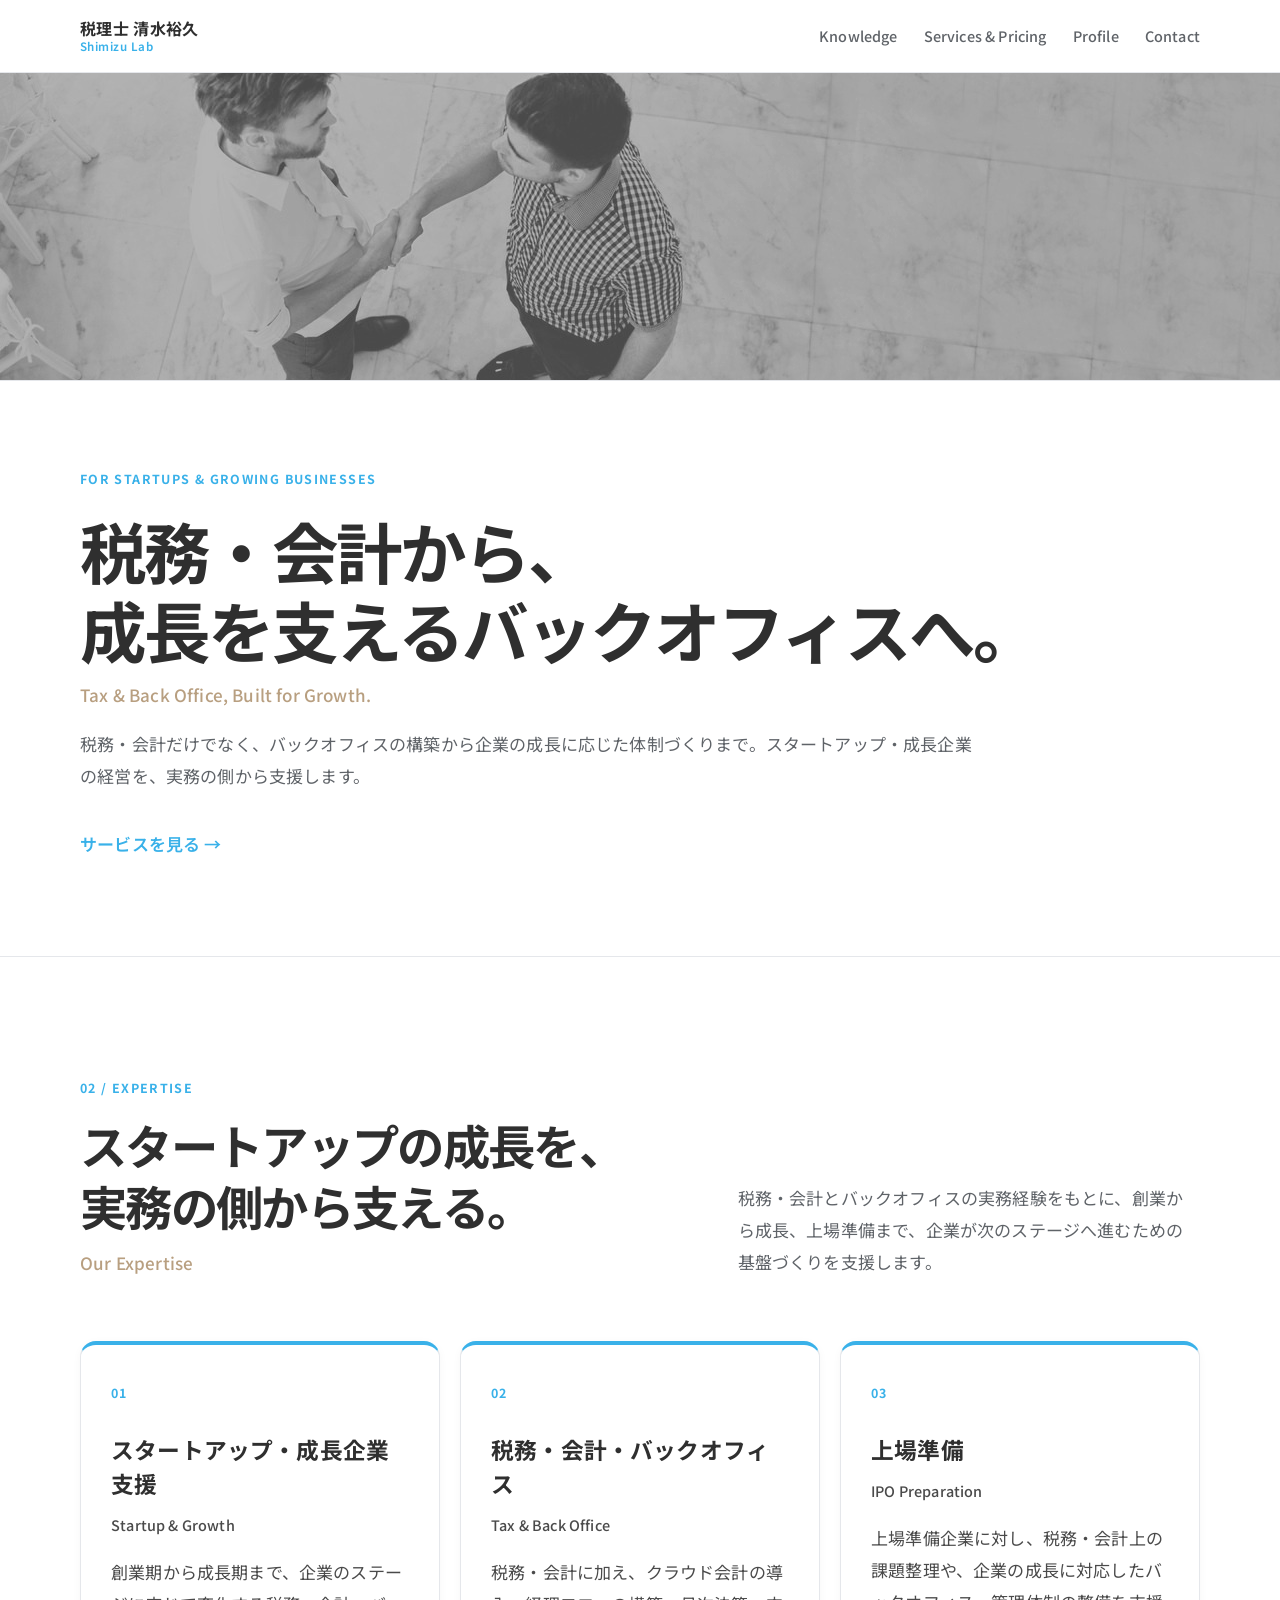
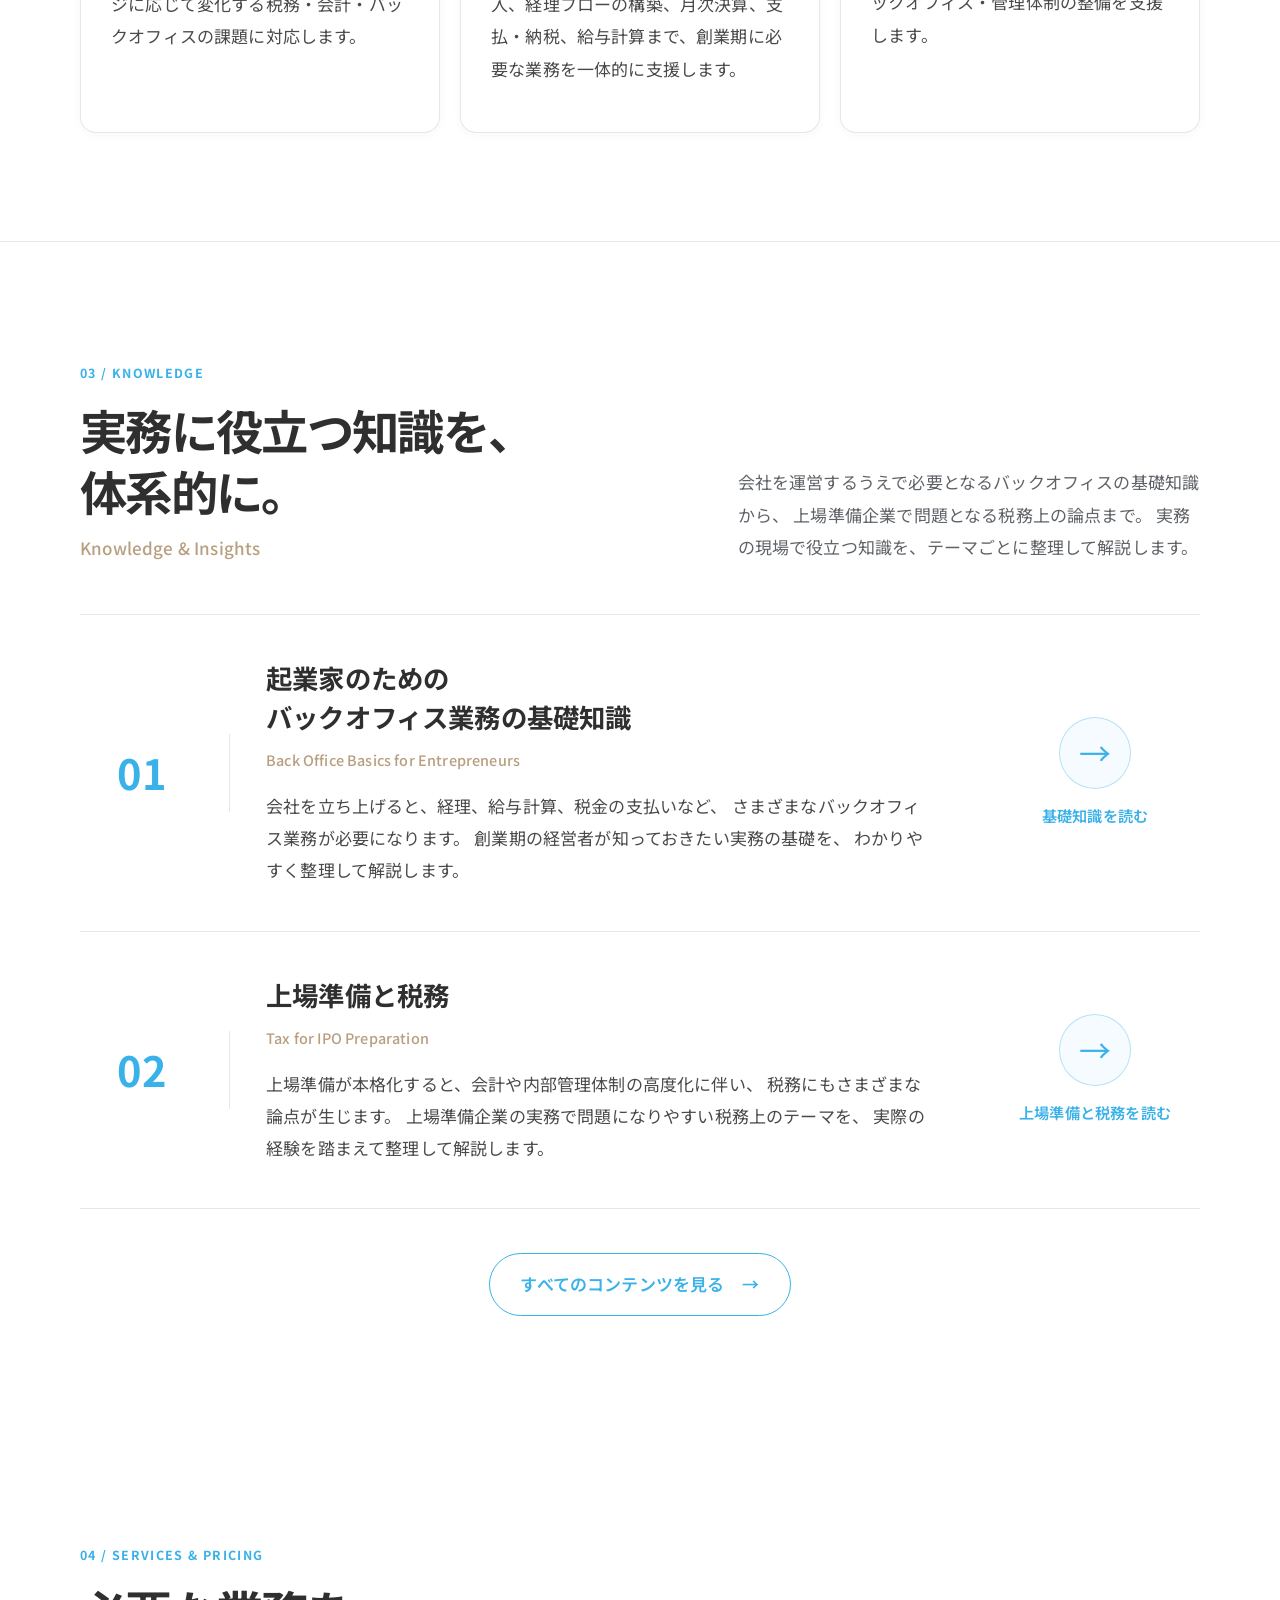
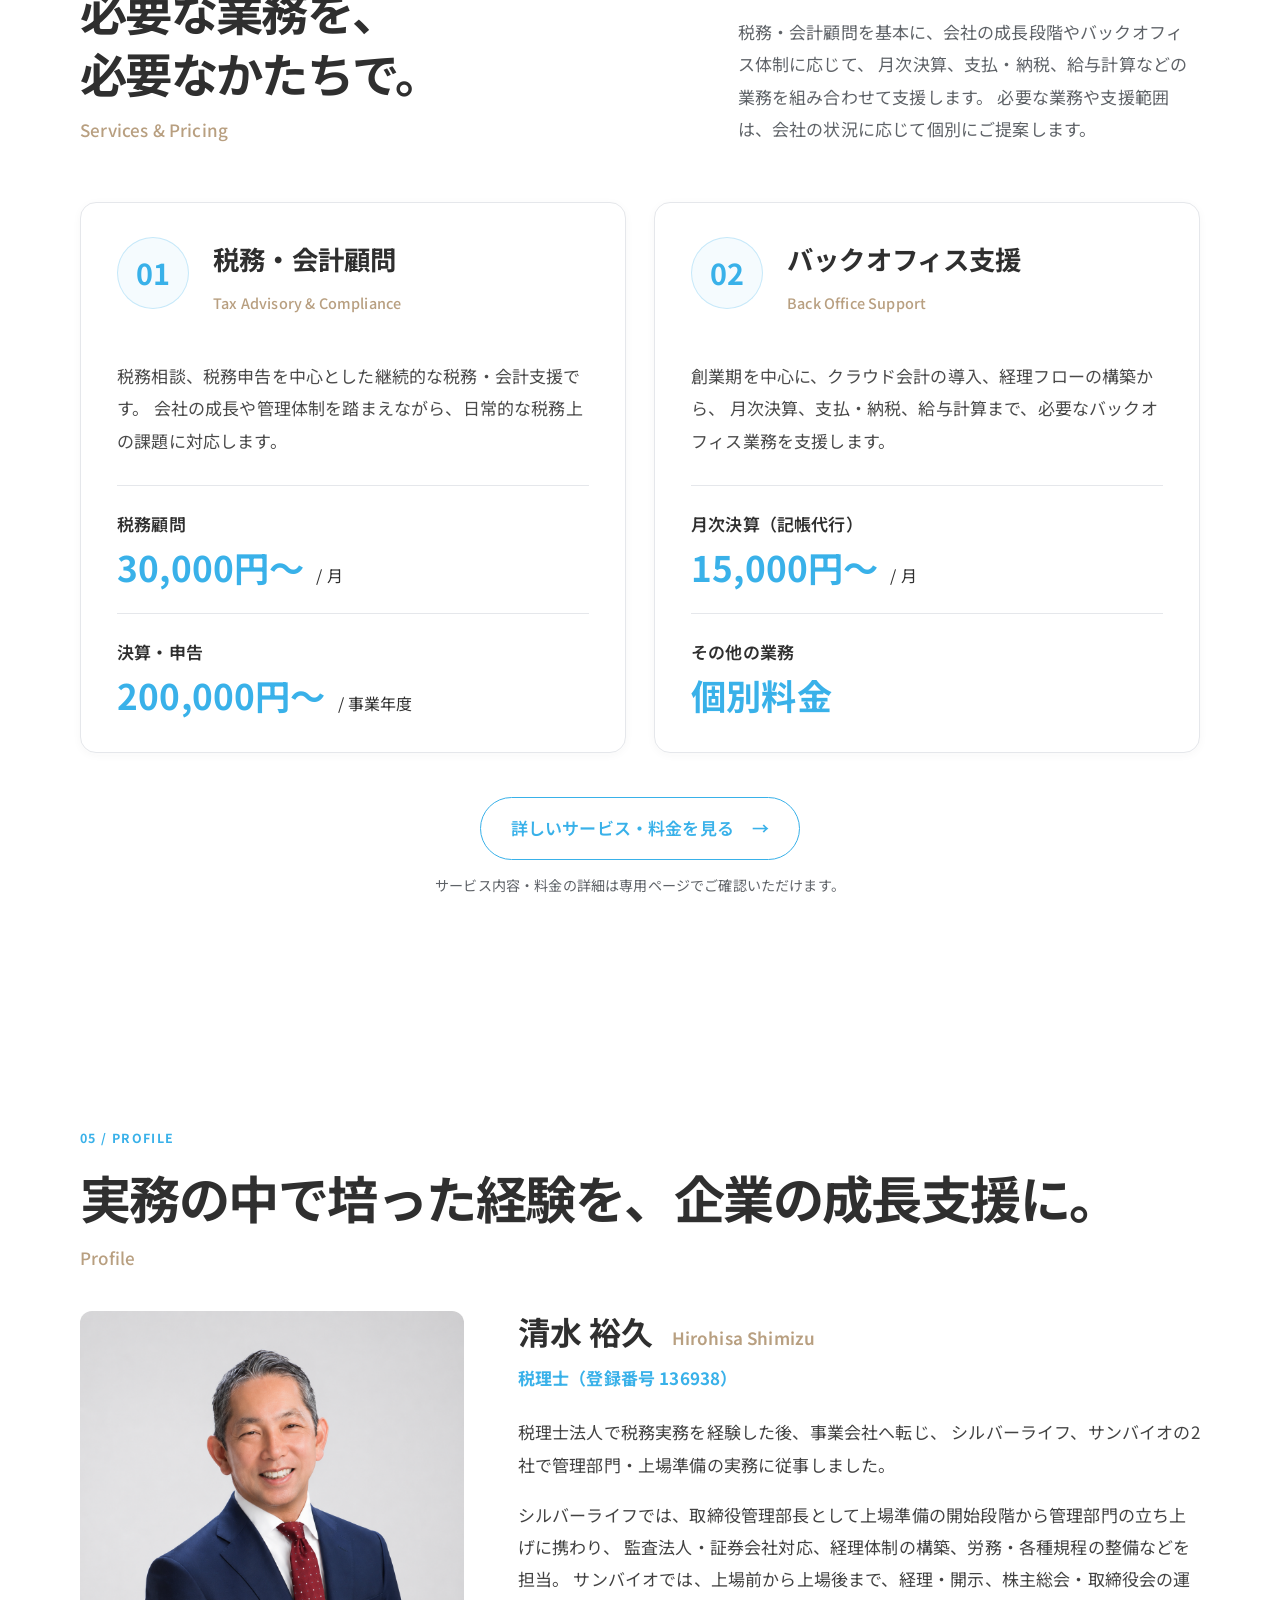
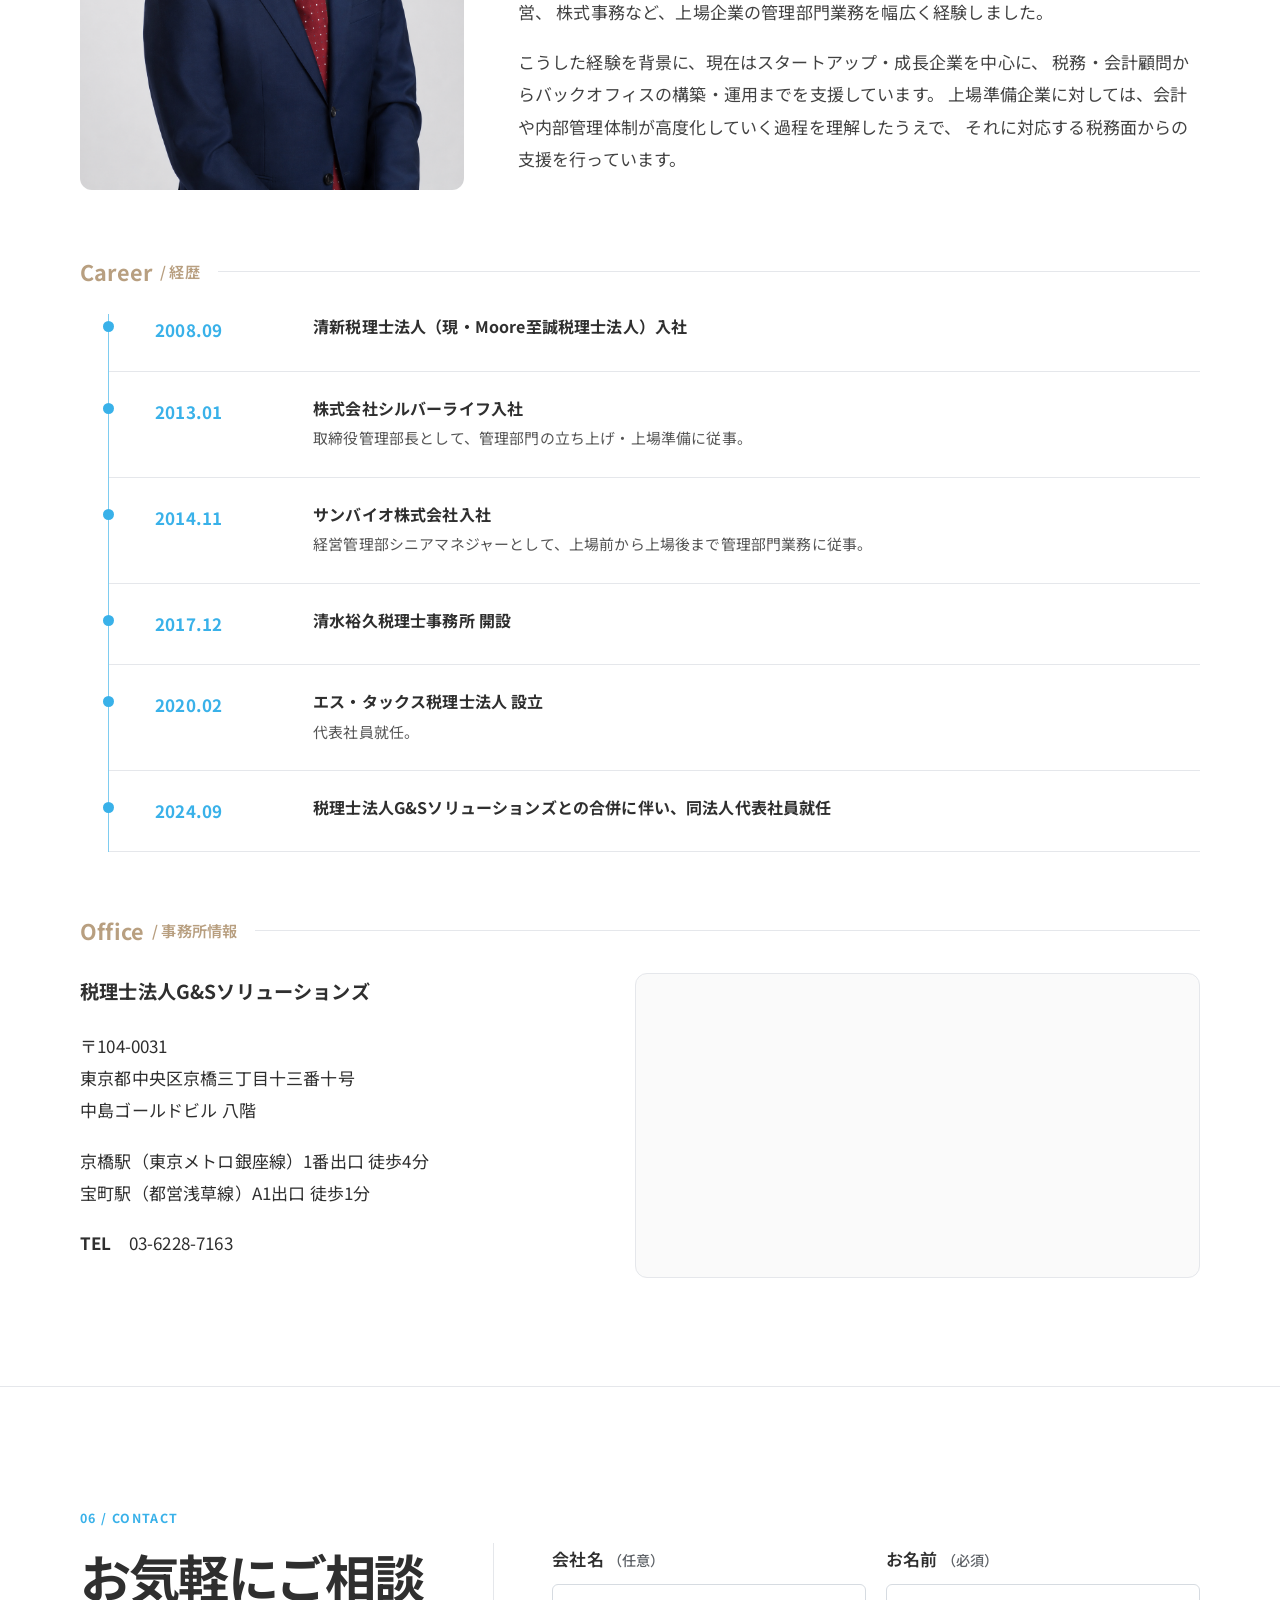
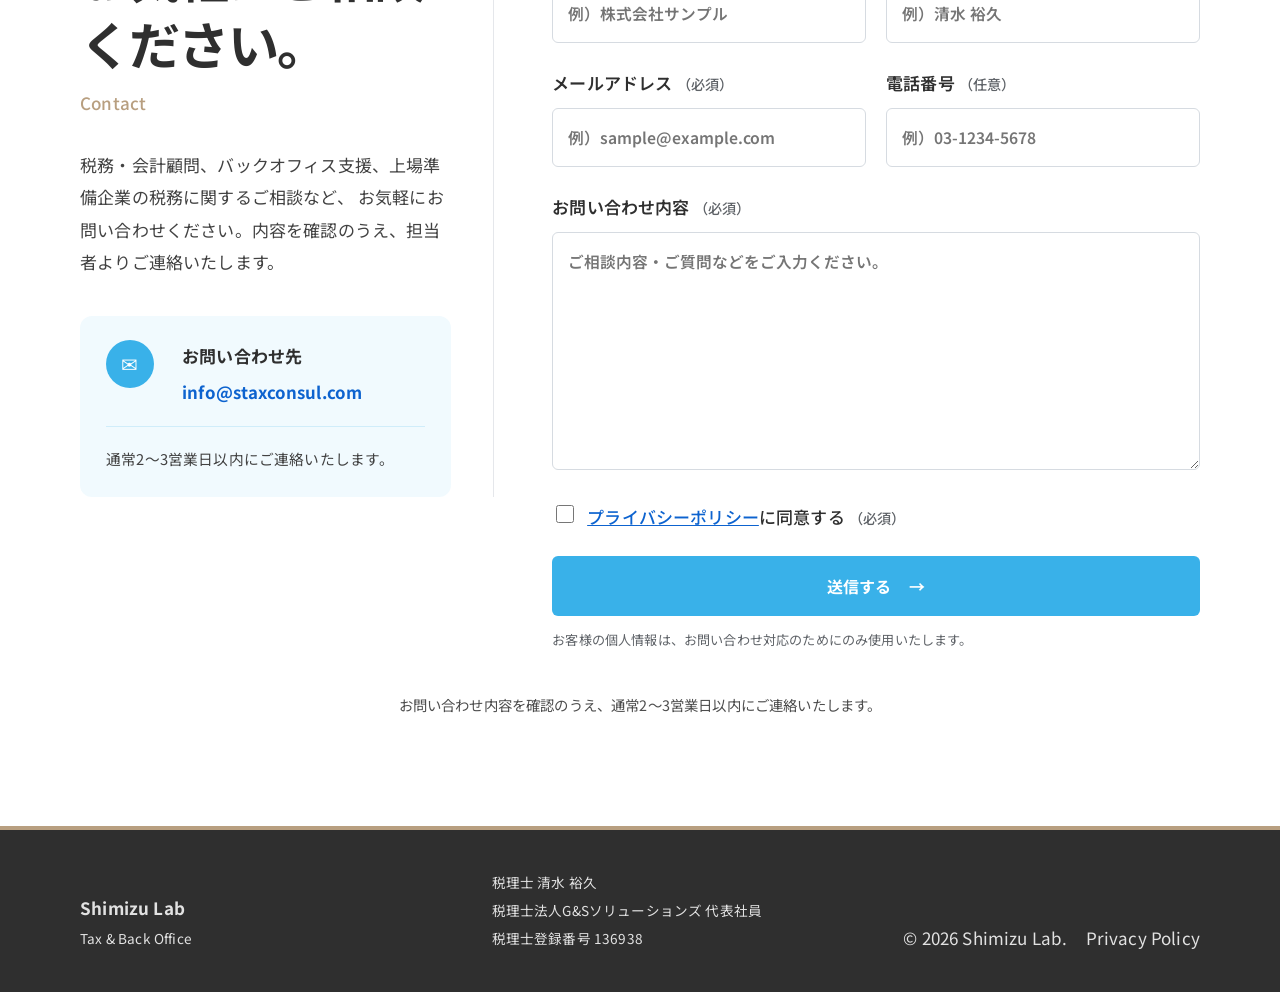
<file: index.html>
<!doctype html>
<html lang="ja">
<head>
  <meta charset="utf-8">
  <meta name="viewport" content="width=device-width, initial-scale=1">

  <title>税理士 清水裕久 | Shimizu Lab｜スタートアップ・成長企業の税務・バックオフィス支援</title>
  <meta name="description" content="スタートアップ・成長企業を中心に、税務・会計顧問、バックオフィス構築・運用、上場準備企業の税務を支援する税理士 清水裕久のWebサイトです。">
  <meta name="author" content="清水裕久">
  <meta name="robots" content="index,follow">
  <link rel="canonical" href="https://shimizulab.net/">

  <meta property="og:type" content="website">
  <meta property="og:locale" content="ja_JP">
  <meta property="og:site_name" content="Shimizu Lab">
  <meta property="og:title" content="税理士 清水裕久 | Shimizu Lab">
  <meta property="og:description" content="税務・会計から、成長を支えるバックオフィスへ。スタートアップ・成長企業の税務とバックオフィスを実務の側から支援します。">
  <meta property="og:url" content="https://shimizulab.net/">
  <meta property="og:image" content="https://shimizulab.net/assets/og-image.png">
  <meta property="og:image:width" content="1200">
  <meta property="og:image:height" content="630">
  <meta property="og:image:alt" content="税理士 清水裕久 Shimizu Lab">

  <meta name="twitter:card" content="summary_large_image">
  <meta name="twitter:title" content="税理士 清水裕久 | Shimizu Lab">
  <meta name="twitter:description" content="税務・会計から、成長を支えるバックオフィスへ。">
  <meta name="twitter:image" content="https://shimizulab.net/assets/og-image.png">

  <meta name="theme-color" content="#39B1E9">
  <link rel="icon" href="assets/favicon-32x32.png" sizes="32x32" type="image/png">
  <link rel="apple-touch-icon" href="assets/apple-touch-icon.png">
  <link rel="manifest" href="/site.webmanifest">

  <script type="application/ld+json">
  {
    "@context": "https://schema.org",
    "@type": "Person",
    "name": "清水 裕久",
    "alternateName": "Hirohisa Shimizu",
    "url": "https://shimizulab.net/",
    "jobTitle": "税理士",
    "worksFor": {
      "@type": "Organization",
      "name": "税理士法人G&Sソリューションズ"
    }
  }
  </script>

  <link rel="stylesheet" href="styles.css">
</head>
<body>
<header><div class="wrap nav"><a class="brand" href="#top">
  <span class="brand-main">税理士 清水裕久</span>
  <span class="brand-sub">Shimizu Lab</span>
</a><nav><a href="#knowledge">Knowledge</a><a href="#services">Services &amp; Pricing</a><a href="#profile">Profile</a><a href="#contact">Contact</a></nav>
    <button class="mobile-menu-button" type="button"
            aria-label="メニューを開く"
            aria-expanded="false"
            aria-controls="mobile-menu">
      <span>MENU</span>
      <span class="menu-icon" aria-hidden="true"><i></i><i></i><i></i></span>
    </button>

    <div class="mobile-menu" id="mobile-menu" hidden>
      <a href="#knowledge">Knowledge</a>
      <a href="#services">Services &amp; Pricing</a>
      <a href="#profile">Profile</a>
      <a href="#contact">Contact</a>
    </div></div></header>
<main id="top">
<section class="hero-banner" aria-label="イメージ画像">
  <img src="assets/hero-banner.jpg" alt="">
</section>

<section class="hero">
  <div class="wrap hero-single">
    <p class="eyebrow">FOR STARTUPS &amp; GROWING BUSINESSES</p><h1>税務・会計から、<br>成長を支える<span class="mobile-break"><br></span>バックオフィスへ。</h1><p class="en">Tax &amp; Back Office, Built for Growth.</p><p class="lead">税務・会計だけでなく、バックオフィスの構築から企業の成長に応じた体制づくりまで。スタートアップ・成長企業の経営を、実務の側から支援します。</p><a class="link" href="#services">サービスを見る →</a>
  </div>
</section>

<section class="section bordered" id="expertise"><div class="wrap"><p class="label">02 / EXPERTISE</p><div class="intro"><div><h2>スタートアップの成長を、実務の側から支える。</h2><p class="en">Our Expertise</p></div><p>税務・会計とバックオフィスの実務経験をもとに、創業から成長、上場準備まで、企業が次のステージへ進むための基盤づくりを支援します。</p></div><div class="cards three">
<article><span>01</span><h3>スタートアップ・成長企業支援</h3><p class="en small">Startup &amp; Growth</p><p>創業期から成長期まで、企業のステージに応じて変化する税務・会計・バックオフィスの課題に対応します。</p></article>
<article><span>02</span><h3>税務・会計・バックオフィス</h3><p class="en small">Tax &amp; Back Office</p><p>税務・会計に加え、クラウド会計の導入、経理フローの構築、月次決算、支払・納税、給与計算まで、創業期に必要な業務を一体的に支援します。</p></article>
<article><span>03</span><h3>上場準備</h3><p class="en small">IPO Preparation</p><p>上場準備企業に対し、税務・会計上の課題整理や、企業の成長に対応したバックオフィス・管理体制の整備を支援します。</p></article>
</div></div></section>

<section class="section knowledge-section" id="knowledge">
  <div class="wrap">
    <p class="label">03 / KNOWLEDGE</p>

    <div class="intro knowledge-intro">
      <div>
        <h2>実務に役立つ知識を、<br>体系的に。</h2>
        <p class="en">Knowledge &amp; Insights</p>
      </div>
      <p>
        会社を運営するうえで必要となるバックオフィスの基礎知識から、
        上場準備企業で問題となる税務上の論点まで。
        実務の現場で役立つ知識を、テーマごとに整理して解説します。
      </p>
    </div>

    <div class="knowledge-list">
      <article class="knowledge-item">
        <div class="knowledge-no">01</div>
        <div class="knowledge-body">
          <h3>起業家のための<br>バックオフィス業務の基礎知識</h3>
          <p class="en small">Back Office Basics for Entrepreneurs</p>
          <p>
            会社を立ち上げると、経理、給与計算、税金の支払いなど、
            さまざまなバックオフィス業務が必要になります。
            創業期の経営者が知っておきたい実務の基礎を、
            わかりやすく整理して解説します。
          </p>
        </div>
        <a class="knowledge-link" href="knowledge/backoffice.html" aria-label="起業家のためのバックオフィス業務の基礎知識を読む">
          <span class="knowledge-arrow">→</span>
          <span>基礎知識を読む</span>
        </a>
      </article>

      <article class="knowledge-item">
        <div class="knowledge-no">02</div>
        <div class="knowledge-body">
          <h3>上場準備と税務</h3>
          <p class="en small">Tax for IPO Preparation</p>
          <p>
            上場準備が本格化すると、会計や内部管理体制の高度化に伴い、
            税務にもさまざまな論点が生じます。
            上場準備企業の実務で問題になりやすい税務上のテーマを、
            実際の経験を踏まえて整理して解説します。
          </p>
        </div>
        <a class="knowledge-link" href="#" aria-label="上場準備と税務を読む">
          <span class="knowledge-arrow">→</span>
          <span>上場準備と税務を読む</span>
        </a>
      </article>
    </div>

    <div class="knowledge-all">
      <a href="knowledge/backoffice.html" class="knowledge-all-link">すべてのコンテンツを見る <span>→</span></a>
    </div>
  </div>
</section>

<section class="section services-section" id="services">
  <div class="wrap">
    <p class="label">04 / SERVICES &amp; PRICING</p>

    <div class="intro services-intro">
      <div>
        <h2>必要な業務を、<br>必要なかたちで。</h2>
        <p class="en">Services &amp; Pricing</p>
      </div>
      <p>
        税務・会計顧問を基本に、会社の成長段階やバックオフィス体制に応じて、
        月次決算、支払・納税、給与計算などの業務を組み合わせて支援します。
        必要な業務や支援範囲は、会社の状況に応じて個別にご提案します。
      </p>
    </div>

    <div class="service-panels">
      <article class="service-panel">
        <div class="service-head">
          <div class="service-no">01</div>
          <div>
            <h3>税務・会計顧問</h3>
            <p class="en small">Tax Advisory &amp; Compliance</p>
          </div>
        </div>

        <p class="service-desc">
          税務相談、税務申告を中心とした継続的な税務・会計支援です。
          会社の成長や管理体制を踏まえながら、日常的な税務上の課題に対応します。
        </p>

        <div class="price-list">
          <div class="price-row">
            <div class="price-label">税務顧問</div>
            <div class="price-value"><strong>30,000円～</strong><span>/ 月</span></div>
          </div>
          <div class="price-row">
            <div class="price-label">決算・申告</div>
            <div class="price-value"><strong>200,000円～</strong><span>/ 事業年度</span></div>
          </div>
        </div>
      </article>

      <article class="service-panel">
        <div class="service-head">
          <div class="service-no">02</div>
          <div>
            <h3>バックオフィス支援</h3>
            <p class="en small">Back Office Support</p>
          </div>
        </div>

        <p class="service-desc">
          創業期を中心に、クラウド会計の導入、経理フローの構築から、
          月次決算、支払・納税、給与計算まで、必要なバックオフィス業務を支援します。
        </p>

        <div class="price-list">
          <div class="price-row">
            <div class="price-label">月次決算（記帳代行）</div>
            <div class="price-value"><strong>15,000円～</strong><span>/ 月</span></div>
          </div>
          <div class="price-row">
            <div class="price-label">その他の業務</div>
            <div class="price-value"><strong>個別料金</strong></div>
          </div>
        </div>
      </article>
    </div>

    <div class="services-all">
      <a href="services.html" class="services-all-link">詳しいサービス・料金を見る <span>→</span></a>
      <p>サービス内容・料金の詳細は専用ページでご確認いただけます。</p>
    </div>
  </div>
</section>

<section class="section profile-section" id="profile">
  <div class="wrap">
    <p class="label">05 / PROFILE</p>

    <div class="profile-title">
      <h2>実務の中で培った経験を、<span class="profile-mobile-break"><br></span>企業の成長支援に。</h2>
      <p class="en">Profile</p>
    </div>

    <div class="profile-main">
      <div class="profile-photo-wrap">
        <img class="profile-photo" src="assets/profile.png" alt="税理士 清水裕久">
      </div>

      <div class="profile-copy">
        <div class="profile-name-row">
          <h3>清水 裕久</h3>
          <span>Hirohisa Shimizu</span>
        </div>
        <p class="profile-license">税理士（登録番号 136938）</p>

        <p>
          税理士法人で税務実務を経験した後、事業会社へ転じ、
          シルバーライフ、サンバイオの2社で管理部門・上場準備の実務に従事しました。
        </p>
        <p>
          シルバーライフでは、取締役管理部長として上場準備の開始段階から管理部門の立ち上げに携わり、
          監査法人・証券会社対応、経理体制の構築、労務・各種規程の整備などを担当。
          サンバイオでは、上場前から上場後まで、経理・開示、株主総会・取締役会の運営、
          株式事務など、上場企業の管理部門業務を幅広く経験しました。
        </p>
        <p>
          こうした経験を背景に、現在はスタートアップ・成長企業を中心に、
          税務・会計顧問からバックオフィスの構築・運用までを支援しています。
          上場準備企業に対しては、会計や内部管理体制が高度化していく過程を理解したうえで、
          それに対応する税務面からの支援を行っています。
        </p>
      </div>
    </div>

    <div class="profile-subsection">
      <h3 class="profile-subtitle">Career <span>/ 経歴</span></h3>

      <div class="career-list">
        <div class="career-item">
          <div class="career-date">2008.09</div>
          <div>
            <h4>清新税理士法人（現・Moore至誠税理士法人）入社</h4>
          </div>
        </div>

        <div class="career-item">
          <div class="career-date">2013.01</div>
          <div>
            <h4>株式会社シルバーライフ入社</h4>
            <p>取締役管理部長として、管理部門の立ち上げ・上場準備に従事。</p>
          </div>
        </div>

        <div class="career-item">
          <div class="career-date">2014.11</div>
          <div>
            <h4>サンバイオ株式会社入社</h4>
            <p>経営管理部シニアマネジャーとして、上場前から上場後まで管理部門業務に従事。</p>
          </div>
        </div>

        <div class="career-item">
          <div class="career-date">2017.12</div>
          <div>
            <h4>清水裕久税理士事務所 開設</h4>
          </div>
        </div>

        <div class="career-item">
          <div class="career-date">2020.02</div>
          <div>
            <h4>エス・タックス税理士法人 設立</h4>
            <p>代表社員就任。</p>
          </div>
        </div>

        <div class="career-item">
          <div class="career-date">2024.09</div>
          <div>
            <h4>税理士法人G&amp;Sソリューションズとの合併に伴い、同法人代表社員就任</h4>
          </div>
        </div>
      </div>
    </div>

    <div class="profile-subsection office-section">
      <h3 class="profile-subtitle">Office <span>/ 事務所情報</span></h3>

      <div class="office-grid">
        <div class="office-info">
          <h4>税理士法人G&amp;Sソリューションズ</h4>
          <p>
            〒104-0031<br>
            東京都中央区京橋三丁目十三番十号<br>
            中島ゴールドビル 八階
          </p>
          <p>
            京橋駅（東京メトロ銀座線）1番出口 徒歩4分<br>
            宝町駅（都営浅草線）A1出口 徒歩1分
          </p>
          <p><strong>TEL</strong>　03-6228-7163</p>
        </div>

        <div class="office-map-frame">
          <iframe
            src="https://www.google.com/maps?q=%E6%9D%B1%E4%BA%AC%E9%83%BD%E4%B8%AD%E5%A4%AE%E5%8C%BA%E4%BA%AC%E6%A9%8B3%E4%B8%81%E7%9B%AE13%E7%95%AA10%E5%8F%B7%20%E4%B8%AD%E5%B3%B6%E3%82%B4%E3%83%BC%E3%83%AB%E3%83%89%E3%83%93%E3%83%AB%208%E9%9A%8E&output=embed"
            title="税理士法人G&amp;Sソリューションズ アクセスマップ"
            loading="lazy"
            referrerpolicy="no-referrer-when-downgrade"
            allowfullscreen>
          </iframe>
        </div>
      </div>
      </div>
    </div>
  </div>
</section>
<section class="section contact-section" id="contact">
  <div class="wrap">
    <p class="label">06 / CONTACT</p>

    <div class="contact-layout">
      <div class="contact-copy">
        <h2>お気軽にご相談ください。</h2>
        <p class="en">Contact</p>

        <p class="contact-intro">
          税務・会計顧問、バックオフィス支援、上場準備企業の税務に関するご相談など、
          お気軽にお問い合わせください。内容を確認のうえ、担当者よりご連絡いたします。
        </p>

        <div class="contact-info-card">
          <div class="contact-mail-icon" aria-hidden="true">✉</div>
          <div>
            <div class="contact-info-label">お問い合わせ先</div>
            <a href="mailto:info@staxconsul.com">info@staxconsul.com</a>
          </div>
          <div class="contact-response">
            通常2～3営業日以内にご連絡いたします。
          </div>
        </div>
      </div>

      <form
        class="contact-form"
        action="https://formspree.io/f/mkjwvqee"
        method="POST"
      >
        <input type="hidden" name="_subject" value="【Shimizu Lab】Webサイトからのお問い合わせ">

        <div class="form-grid">
          <label>
            <span>会社名 <small>（任意）</small></span>
            <input type="text" name="company" placeholder="例）株式会社サンプル">
          </label>

          <label>
            <span>お名前 <small>（必須）</small></span>
            <input type="text" name="name" placeholder="例）清水 裕久" required>
          </label>

          <label>
            <span>メールアドレス <small>（必須）</small></span>
            <input type="email" name="email" placeholder="例）sample@example.com" required>
          </label>

          <label>
            <span>電話番号 <small>（任意）</small></span>
            <input type="tel" name="phone" placeholder="例）03-1234-5678">
          </label>

          <label class="form-full">
            <span>お問い合わせ内容 <small>（必須）</small></span>
            <textarea
              name="message"
              rows="7"
              placeholder="ご相談内容・ご質問などをご入力ください。"
              required
            ></textarea>
          </label>
        </div>

        <label class="privacy-consent">
          <input type="checkbox" name="privacy_agree" value="同意する" required>
          <span><a href="privacy.html" target="_blank" rel="noopener">プライバシーポリシー</a>に同意する <small>（必須）</small></span>
        </label>

        <button type="submit" class="contact-submit">送信する <span>→</span></button>

        <p class="contact-privacy-note">
          お客様の個人情報は、お問い合わせ対応のためにのみ使用いたします。
        </p>
      </form>
    </div>

    <p class="contact-bottom-note">
      お問い合わせ内容を確認のうえ、通常2～3営業日以内にご連絡いたします。
    </p>
  </div>
</section>
</main>
<footer><div class="wrap foot"><div><b>Shimizu Lab</b><p>Tax &amp; Back Office</p></div><div><p>税理士 清水 裕久</p><p>税理士法人G&amp;Sソリューションズ 代表社員</p><p>税理士登録番号 136938</p></div><div class="footer-right">© 2026 Shimizu Lab. <a href="privacy.html">Privacy Policy</a></div></div></footer>

<script>
document.addEventListener("DOMContentLoaded", function () {
  const button = document.querySelector(".mobile-menu-button");
  const menu = document.querySelector(".mobile-menu");
  if (!button || !menu) return;

  function closeMenu() {
    menu.hidden = true;
    button.setAttribute("aria-expanded", "false");
    button.setAttribute("aria-label", "メニューを開く");
    document.body.classList.remove("menu-open");
  }

  button.addEventListener("click", function () {
    const isOpen = button.getAttribute("aria-expanded") === "true";
    if (isOpen) {
      closeMenu();
    } else {
      menu.hidden = false;
      button.setAttribute("aria-expanded", "true");
      button.setAttribute("aria-label", "メニューを閉じる");
      document.body.classList.add("menu-open");
    }
  });

  menu.querySelectorAll("a").forEach(function (link) {
    link.addEventListener("click", closeMenu);
  });

  window.addEventListener("resize", function () {
    if (window.innerWidth > 900) closeMenu();
  });
});
</script>

</body>
</html>
</file>
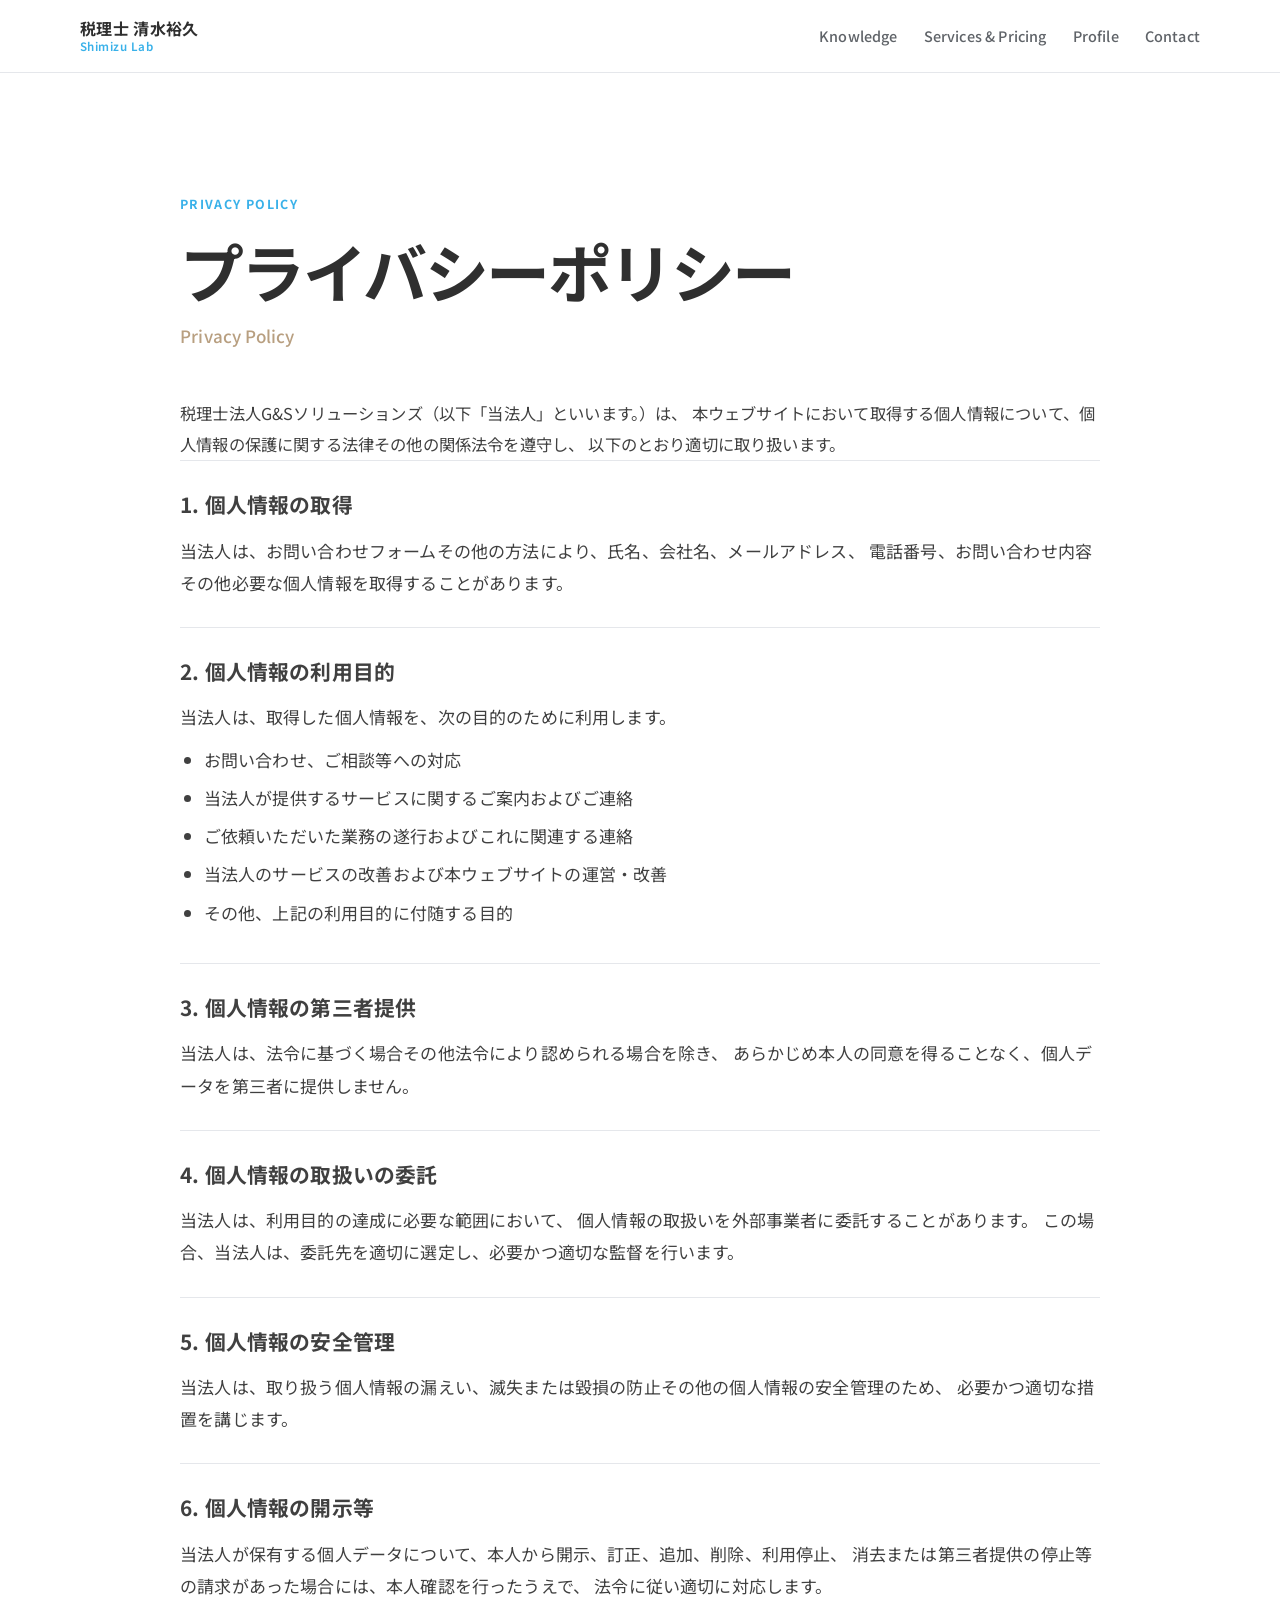
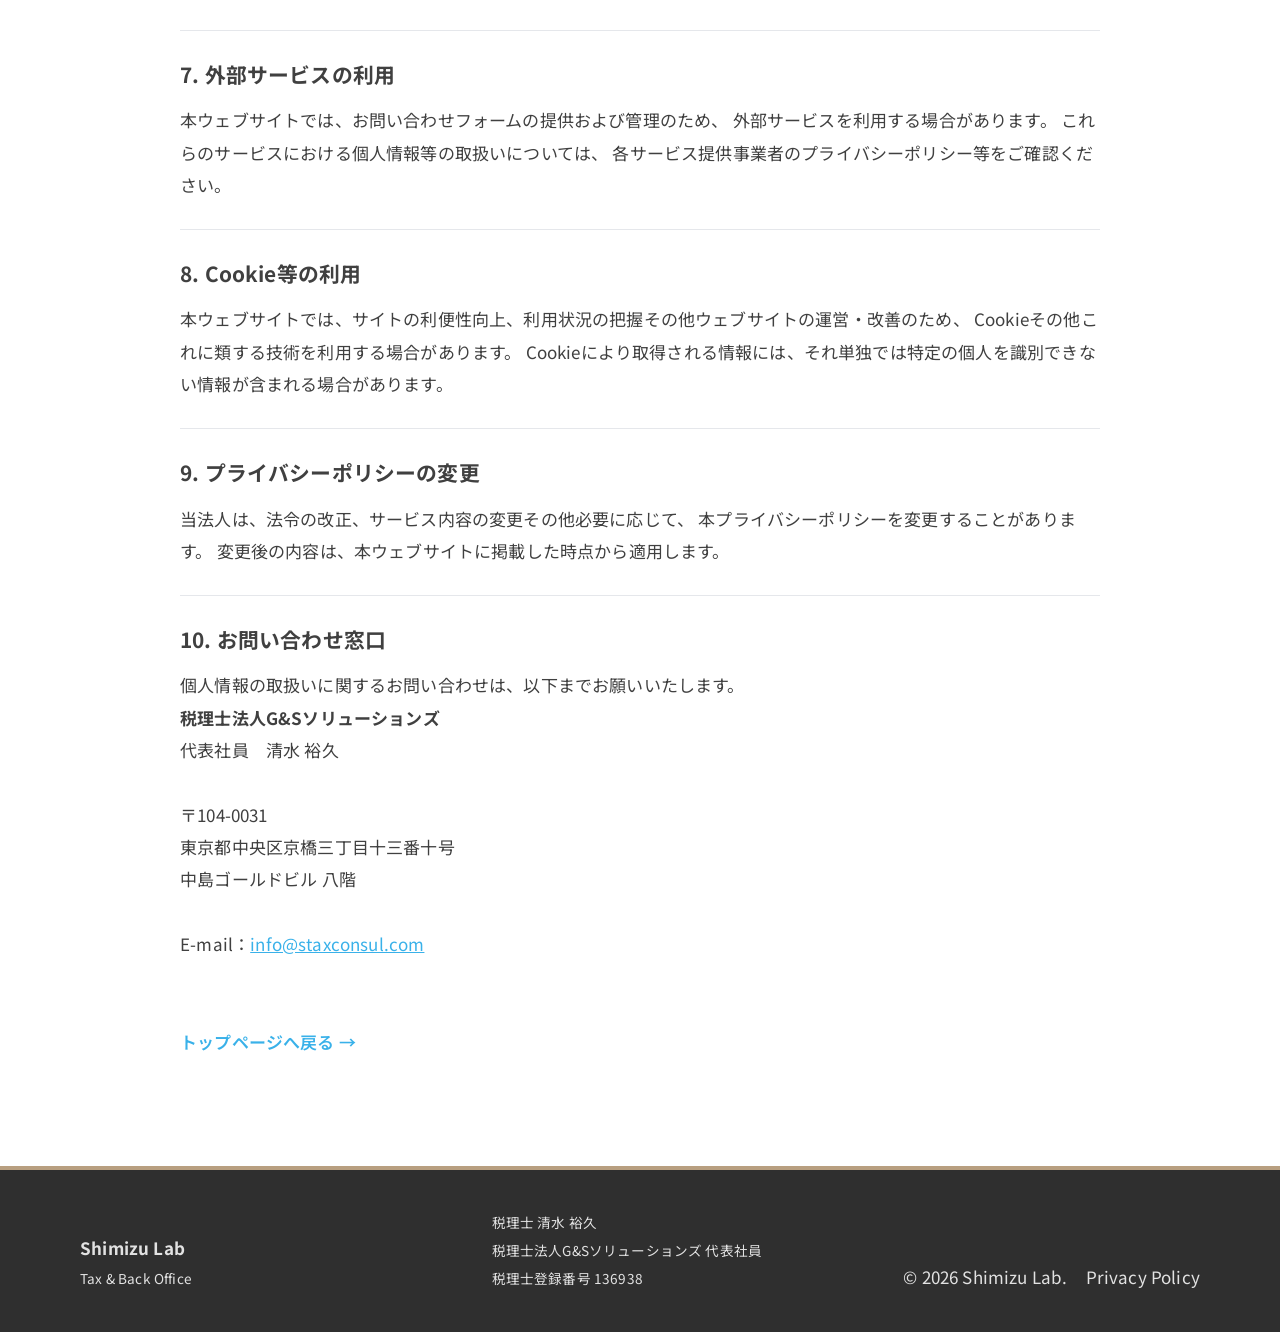
<file: privacy.html>
<!doctype html>
<html lang="ja">
<head>
  <meta charset="utf-8">
  <meta name="viewport" content="width=device-width, initial-scale=1">

  <title>プライバシーポリシー | Shimizu Lab</title>
  <meta name="description" content="Shimizu Labおよび税理士法人G&SソリューションズのWebサイトにおける個人情報の取扱いについてご案内します。">
  <meta name="robots" content="index,follow">
  <link rel="canonical" href="https://shimizulab.net/privacy.html">

  <meta property="og:type" content="website">
  <meta property="og:locale" content="ja_JP">
  <meta property="og:site_name" content="Shimizu Lab">
  <meta property="og:title" content="プライバシーポリシー | Shimizu Lab">
  <meta property="og:description" content="個人情報の取扱いについてご案内します。">
  <meta property="og:url" content="https://shimizulab.net/privacy.html">
  <meta property="og:image" content="https://shimizulab.net/assets/og-image.png">

  <meta name="theme-color" content="#39B1E9">
  <link rel="icon" href="assets/favicon-32x32.png" sizes="32x32" type="image/png">
  <link rel="apple-touch-icon" href="assets/apple-touch-icon.png">
  <link rel="manifest" href="/site.webmanifest">

  <link rel="stylesheet" href="styles.css">
</head>
<body>
<header>
  <div class="wrap nav">
    <a class="brand" href="index.html">
      <span class="brand-main">税理士 清水裕久</span>
      <span class="brand-sub">Shimizu Lab</span>
    </a>
    <nav>
      <a href="index.html#knowledge">Knowledge</a>
      <a href="services.html">Services &amp; Pricing</a>
      <a href="index.html#profile">Profile</a>
      <a href="index.html#contact">Contact</a>
    </nav>
    <button class="mobile-menu-button" type="button"
            aria-label="メニューを開く"
            aria-expanded="false"
            aria-controls="mobile-menu">
      <span>MENU</span>
      <span class="menu-icon" aria-hidden="true"><i></i><i></i><i></i></span>
    </button>

    <div class="mobile-menu" id="mobile-menu" hidden>
      <a href="index.html#knowledge">Knowledge</a>
      <a href="services.html">Services &amp; Pricing</a>
      <a href="index.html#profile">Profile</a>
      <a href="index.html#contact">Contact</a>
    </div>
  </div>
</header>

<main>
  <section class="section privacy-section">
    <div class="wrap privacy-wrap">
      <p class="label">PRIVACY POLICY</p>
      <h1>プライバシーポリシー</h1>
      <p class="en">Privacy Policy</p>

      <div class="privacy-content">
        <p>
          税理士法人G&amp;Sソリューションズ（以下「当法人」といいます。）は、
          本ウェブサイトにおいて取得する個人情報について、個人情報の保護に関する法律その他の関係法令を遵守し、
          以下のとおり適切に取り扱います。
        </p>

        <section>
          <h2>1. 個人情報の取得</h2>
          <p>
            当法人は、お問い合わせフォームその他の方法により、氏名、会社名、メールアドレス、
            電話番号、お問い合わせ内容その他必要な個人情報を取得することがあります。
          </p>
        </section>

        <section>
          <h2>2. 個人情報の利用目的</h2>
          <p>当法人は、取得した個人情報を、次の目的のために利用します。</p>
          <ul>
            <li>お問い合わせ、ご相談等への対応</li>
            <li>当法人が提供するサービスに関するご案内およびご連絡</li>
            <li>ご依頼いただいた業務の遂行およびこれに関連する連絡</li>
            <li>当法人のサービスの改善および本ウェブサイトの運営・改善</li>
            <li>その他、上記の利用目的に付随する目的</li>
          </ul>
        </section>

        <section>
          <h2>3. 個人情報の第三者提供</h2>
          <p>
            当法人は、法令に基づく場合その他法令により認められる場合を除き、
            あらかじめ本人の同意を得ることなく、個人データを第三者に提供しません。
          </p>
        </section>

        <section>
          <h2>4. 個人情報の取扱いの委託</h2>
          <p>
            当法人は、利用目的の達成に必要な範囲において、
            個人情報の取扱いを外部事業者に委託することがあります。
            この場合、当法人は、委託先を適切に選定し、必要かつ適切な監督を行います。
          </p>
        </section>

        <section>
          <h2>5. 個人情報の安全管理</h2>
          <p>
            当法人は、取り扱う個人情報の漏えい、滅失または毀損の防止その他の個人情報の安全管理のため、
            必要かつ適切な措置を講じます。
          </p>
        </section>

        <section>
          <h2>6. 個人情報の開示等</h2>
          <p>
            当法人が保有する個人データについて、本人から開示、訂正、追加、削除、利用停止、
            消去または第三者提供の停止等の請求があった場合には、本人確認を行ったうえで、
            法令に従い適切に対応します。
          </p>
        </section>

        <section>
          <h2>7. 外部サービスの利用</h2>
          <p>
            本ウェブサイトでは、お問い合わせフォームの提供および管理のため、
            外部サービスを利用する場合があります。
            これらのサービスにおける個人情報等の取扱いについては、
            各サービス提供事業者のプライバシーポリシー等をご確認ください。
          </p>
        </section>

        <section>
          <h2>8. Cookie等の利用</h2>
          <p>
            本ウェブサイトでは、サイトの利便性向上、利用状況の把握その他ウェブサイトの運営・改善のため、
            Cookieその他これに類する技術を利用する場合があります。
            Cookieにより取得される情報には、それ単独では特定の個人を識別できない情報が含まれる場合があります。
          </p>
        </section>

        <section>
          <h2>9. プライバシーポリシーの変更</h2>
          <p>
            当法人は、法令の改正、サービス内容の変更その他必要に応じて、
            本プライバシーポリシーを変更することがあります。
            変更後の内容は、本ウェブサイトに掲載した時点から適用します。
          </p>
        </section>

        <section>
          <h2>10. お問い合わせ窓口</h2>
          <p>
            個人情報の取扱いに関するお問い合わせは、以下までお願いいたします。
          </p>
          <p>
            <strong>税理士法人G&amp;Sソリューションズ</strong><br>
            代表社員　清水 裕久<br><br>
            〒104-0031<br>
            東京都中央区京橋三丁目十三番十号<br>
            中島ゴールドビル 八階<br><br>
            E-mail：<a href="mailto:info@staxconsul.com">info@staxconsul.com</a>
          </p>
        </section>
      </div>

      <div class="privacy-back">
        <a href="index.html">トップページへ戻る →</a>
      </div>
    </div>
  </section>
</main>

<footer>
  <div class="wrap foot">
    <div>
      <b>Shimizu Lab</b>
      <p>Tax &amp; Back Office</p>
    </div>
    <div>
      <p>税理士 清水 裕久</p>
      <p>税理士法人G&amp;Sソリューションズ 代表社員</p>
      <p>税理士登録番号 136938</p>
    </div>
    <div class="footer-right">© 2026 Shimizu Lab. <a href="privacy.html">Privacy Policy</a></div>
  </div>
</footer>

<script>
document.addEventListener("DOMContentLoaded", function () {
  const button = document.querySelector(".mobile-menu-button");
  const menu = document.querySelector(".mobile-menu");
  if (!button || !menu) return;

  function closeMenu() {
    menu.hidden = true;
    button.setAttribute("aria-expanded", "false");
    button.setAttribute("aria-label", "メニューを開く");
    document.body.classList.remove("menu-open");
  }

  button.addEventListener("click", function () {
    const isOpen = button.getAttribute("aria-expanded") === "true";
    if (isOpen) {
      closeMenu();
    } else {
      menu.hidden = false;
      button.setAttribute("aria-expanded", "true");
      button.setAttribute("aria-label", "メニューを閉じる");
      document.body.classList.add("menu-open");
    }
  });

  menu.querySelectorAll("a").forEach(function (link) {
    link.addEventListener("click", closeMenu);
  });

  window.addEventListener("resize", function () {
    if (window.innerWidth > 900) closeMenu();
  });
});
</script>

</body>
</html>
</file>
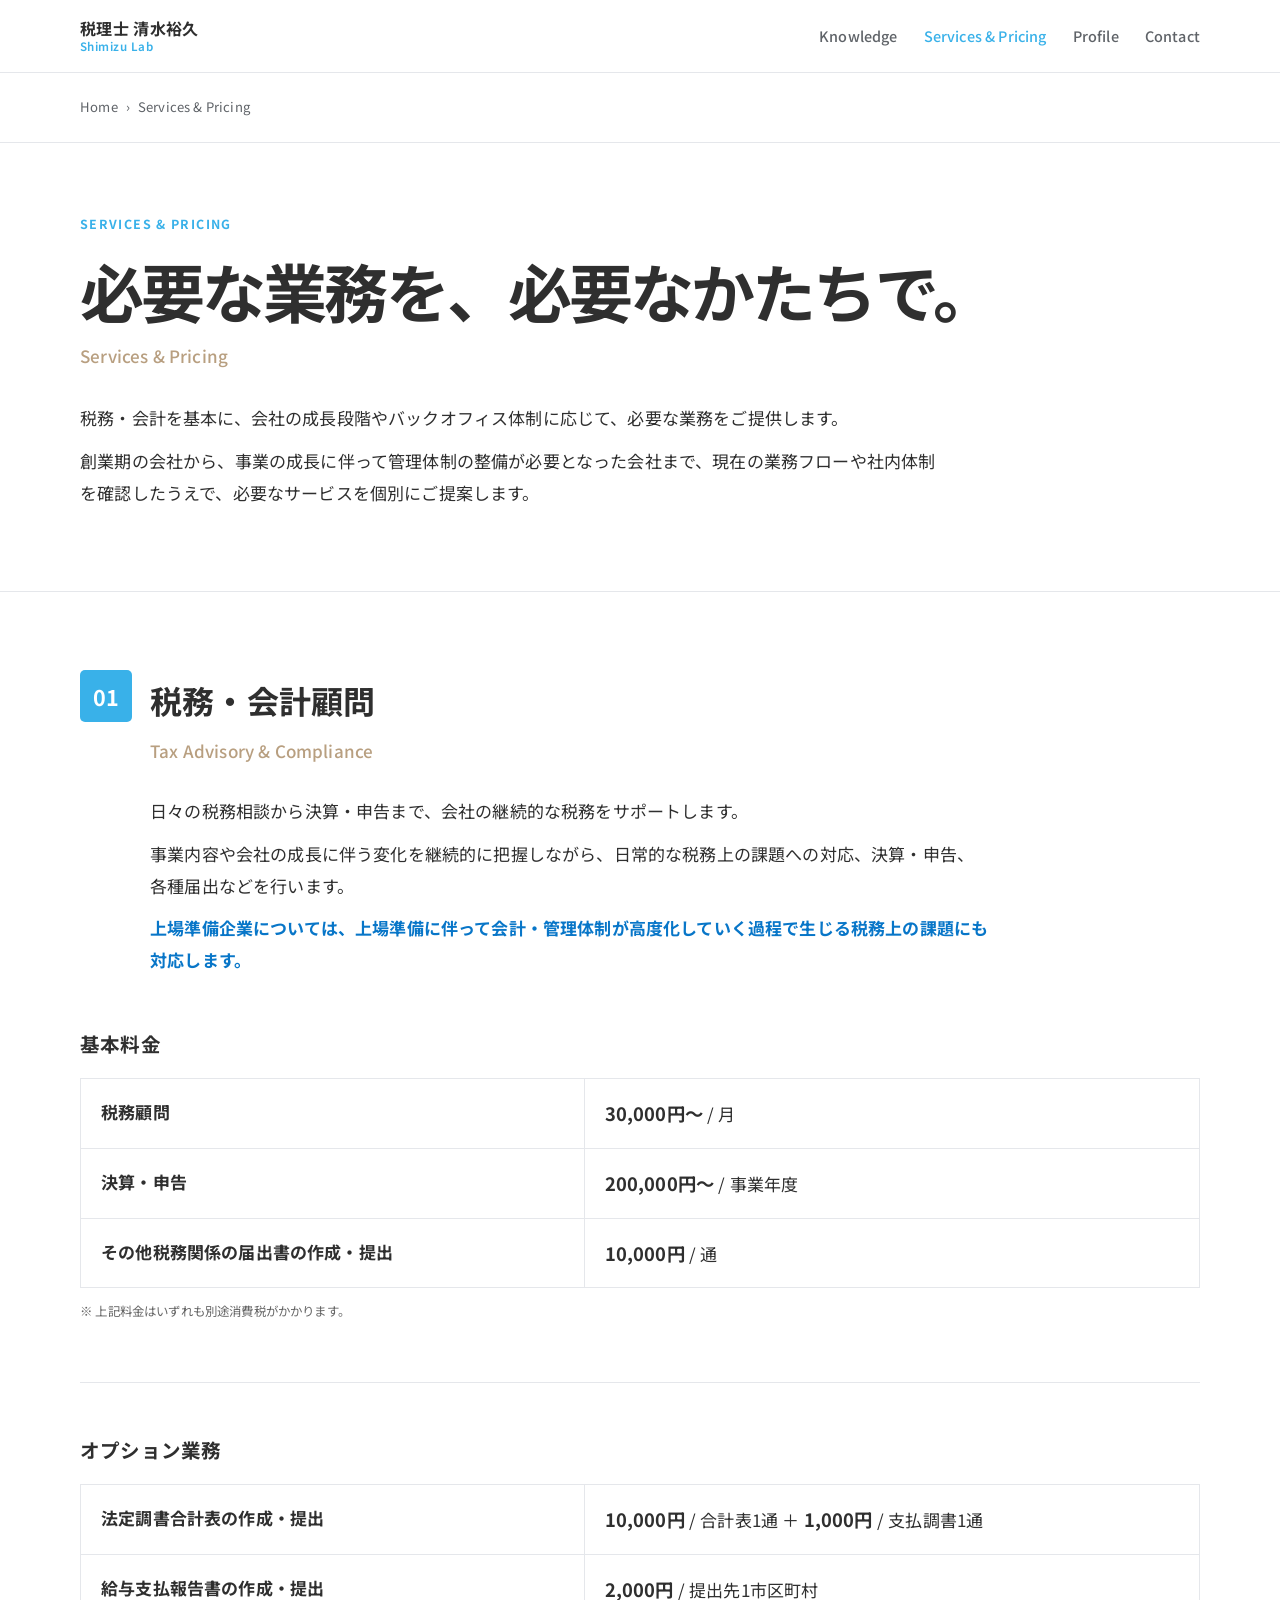
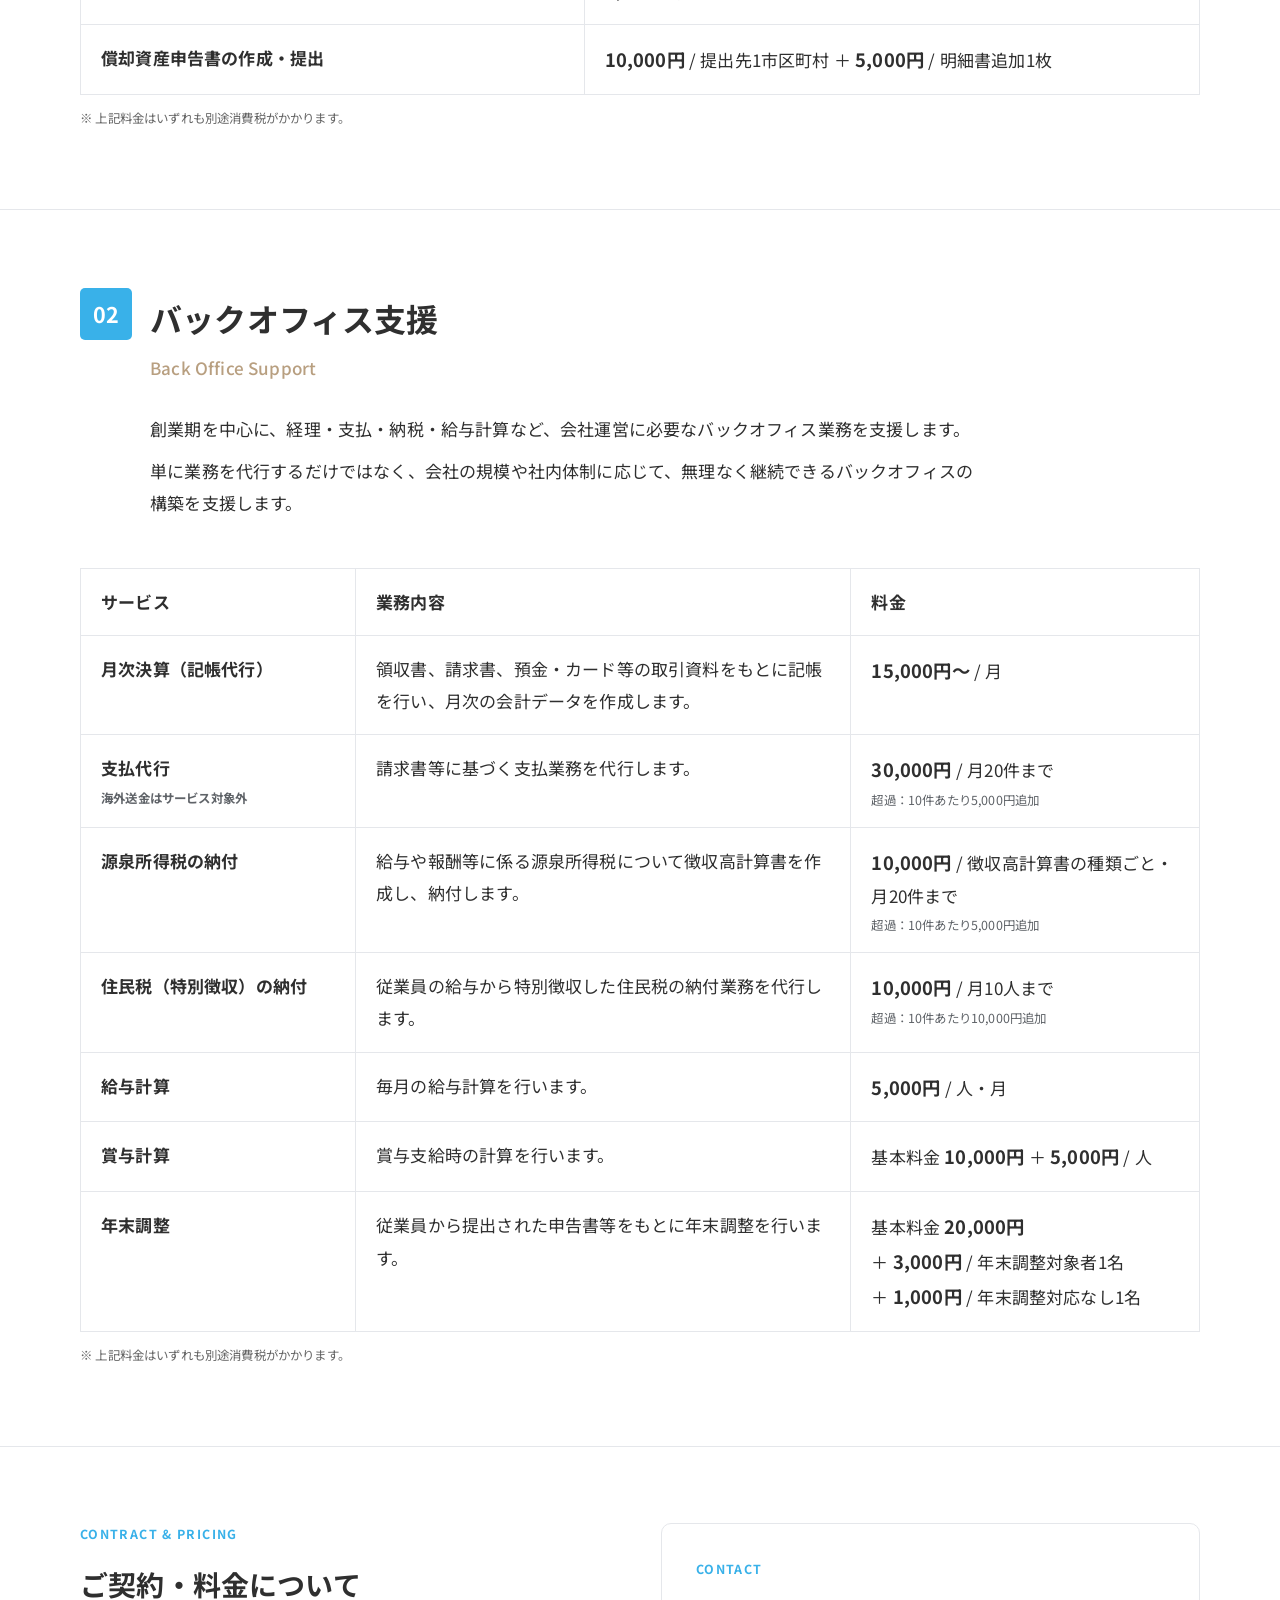
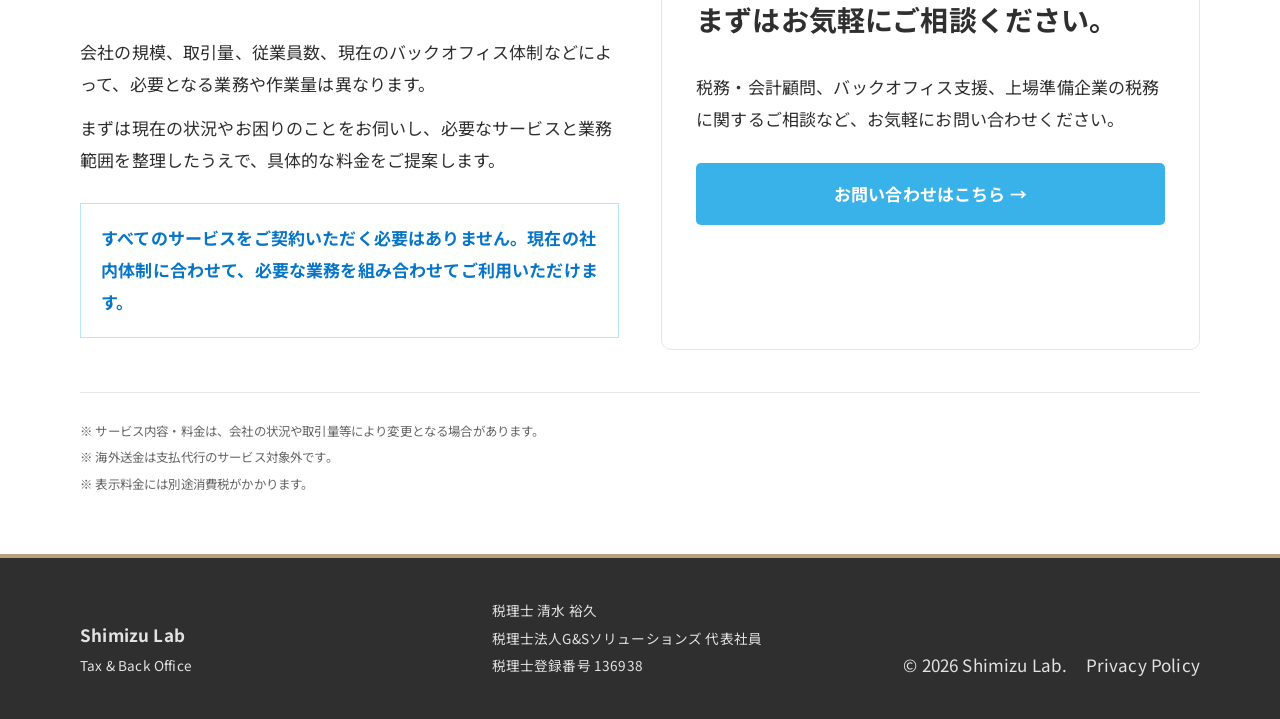
<file: services.html>
<!doctype html>
<html lang="ja"><head><meta charset="utf-8"><meta name="viewport" content="width=device-width, initial-scale=1">
<title>サービス・料金 | 税理士 清水裕久 | Shimizu Lab</title><meta name="description" content="税務・会計顧問、バックオフィス支援のサービス内容と料金をご案内します。"><link rel="canonical" href="https://shimizulab.net/services.html">
<meta property="og:title" content="サービス・料金 | Shimizu Lab"><meta property="og:description" content="必要な業務を、必要なかたちで。"><meta property="og:url" content="https://shimizulab.net/services.html"><meta property="og:image" content="https://shimizulab.net/assets/og-image.png"><meta name="theme-color" content="#39B1E9">
<link rel="icon" href="assets/favicon-32x32.png" sizes="32x32" type="image/png"><link rel="apple-touch-icon" href="assets/apple-touch-icon.png"><link rel="stylesheet" href="styles.css"></head><body>
<header><div class="wrap nav"><a class="brand" href="index.html"><span class="brand-main">税理士 清水裕久</span><span class="brand-sub">Shimizu Lab</span></a><nav><a href="index.html#knowledge">Knowledge</a><a href="services.html" aria-current="page">Services &amp; Pricing</a><a href="index.html#profile">Profile</a><a href="index.html#contact">Contact</a></nav><button class="mobile-menu-button" type="button" aria-label="メニューを開く" aria-expanded="false" aria-controls="mobile-menu"><span>MENU</span><span class="menu-icon"><i></i><i></i><i></i></span></button><div class="mobile-menu" id="mobile-menu" hidden><a href="index.html#knowledge">Knowledge</a><a href="services.html">Services &amp; Pricing</a><a href="index.html#profile">Profile</a><a href="index.html#contact">Contact</a></div></div></header>
<main><div class="wrap breadcrumb"><a href="index.html">Home</a><span>›</span><span>Services &amp; Pricing</span></div>
<section class="sp-hero"><div class="wrap"><p class="label">SERVICES &amp; PRICING</p><h1>必要な業務を、必要なかたちで。</h1><p class="en">Services &amp; Pricing</p><div class="sp-lead"><p>税務・会計を基本に、会社の成長段階やバックオフィス体制に応じて、必要な業務をご提供します。</p><p>創業期の会社から、事業の成長に伴って管理体制の整備が必要となった会社まで、現在の業務フローや社内体制を確認したうえで、必要なサービスを個別にご提案します。</p></div></div></section>
<section class="sp-section"><div class="wrap sp-wrap"><div class="sp-heading"><span>01</span><div><h2>税務・会計顧問</h2><p class="en">Tax Advisory &amp; Compliance</p></div></div><div class="sp-copy"><p>日々の税務相談から決算・申告まで、会社の継続的な税務をサポートします。</p><p>事業内容や会社の成長に伴う変化を継続的に把握しながら、日常的な税務上の課題への対応、決算・申告、各種届出などを行います。</p><p class="sp-em">上場準備企業については、上場準備に伴って会計・管理体制が高度化していく過程で生じる税務上の課題にも対応します。</p></div>
<div class="sp-block"><h3>基本料金</h3><div class="sp-table"><div><b>税務顧問</b><span><strong>30,000円～</strong> / 月</span></div><div><b>決算・申告</b><span><strong>200,000円～</strong> / 事業年度</span></div><div><b>その他税務関係の届出書の作成・提出</b><span><strong>10,000円</strong> / 通</span></div></div><p class="sp-note">※ 上記料金はいずれも別途消費税がかかります。</p></div>
<div class="sp-block sp-option"><h3>オプション業務</h3><div class="sp-table"><div><b>法定調書合計表の作成・提出</b><span><strong>10,000円</strong> / 合計表1通 ＋ <strong>1,000円</strong> / 支払調書1通</span></div><div><b>給与支払報告書の作成・提出</b><span><strong>2,000円</strong> / 提出先1市区町村</span></div><div><b>償却資産申告書の作成・提出</b><span><strong>10,000円</strong> / 提出先1市区町村 ＋ <strong>5,000円</strong> / 明細書追加1枚</span></div></div><p class="sp-note">※ 上記料金はいずれも別途消費税がかかります。</p></div></div></section>
<section class="sp-section"><div class="wrap sp-wrap"><div class="sp-heading"><span>02</span><div><h2>バックオフィス支援</h2><p class="en">Back Office Support</p></div></div><div class="sp-copy"><p>創業期を中心に、経理・支払・納税・給与計算など、会社運営に必要なバックオフィス業務を支援します。</p><p>単に業務を代行するだけではなく、会社の規模や社内体制に応じて、無理なく継続できるバックオフィスの構築を支援します。</p></div>
<div class="sp-table sp-table3"><div class="head"><b>サービス</b><b>業務内容</b><b>料金</b></div>
<div><b>月次決算（記帳代行）</b><p>領収書、請求書、預金・カード等の取引資料をもとに記帳を行い、月次の会計データを作成します。</p><span><strong>15,000円～</strong> / 月</span></div>
<div><b>支払代行<small>海外送金はサービス対象外</small></b><p>請求書等に基づく支払業務を代行します。</p><span><strong>30,000円</strong> / 月20件まで<br><small>超過：10件あたり5,000円追加</small></span></div>
<div><b>源泉所得税の納付</b><p>給与や報酬等に係る源泉所得税について徴収高計算書を作成し、納付します。</p><span><strong>10,000円</strong> / 徴収高計算書の種類ごと・月20件まで<br><small>超過：10件あたり5,000円追加</small></span></div>
<div><b>住民税（特別徴収）の納付</b><p>従業員の給与から特別徴収した住民税の納付業務を代行します。</p><span><strong>10,000円</strong> / 月10人まで<br><small>超過：10件あたり10,000円追加</small></span></div>
<div><b>給与計算</b><p>毎月の給与計算を行います。</p><span><strong>5,000円</strong> / 人・月</span></div>
<div><b>賞与計算</b><p>賞与支給時の計算を行います。</p><span>基本料金 <strong>10,000円</strong> ＋ <strong>5,000円</strong> / 人</span></div>
<div><b>年末調整</b><p>従業員から提出された申告書等をもとに年末調整を行います。</p><span>基本料金 <strong>20,000円</strong><br>＋ <strong>3,000円</strong> / 年末調整対象者1名<br>＋ <strong>1,000円</strong> / 年末調整対応なし1名</span></div>
</div><p class="sp-note">※ 上記料金はいずれも別途消費税がかかります。</p></div></section>
<section class="sp-contract"><div class="wrap sp-contract-grid"><div><p class="label">CONTRACT &amp; PRICING</p><h2>ご契約・料金について</h2><p>会社の規模、取引量、従業員数、現在のバックオフィス体制などによって、必要となる業務や作業量は異なります。</p><p>まずは現在の状況やお困りのことをお伺いし、必要なサービスと業務範囲を整理したうえで、具体的な料金をご提案します。</p><p class="sp-box">すべてのサービスをご契約いただく必要はありません。現在の社内体制に合わせて、必要な業務を組み合わせてご利用いただけます。</p></div><div class="sp-contact"><p class="label">CONTACT</p><h2>まずはお気軽にご相談ください。</h2><p>税務・会計顧問、バックオフィス支援、上場準備企業の税務に関するご相談など、お気軽にお問い合わせください。</p><a href="index.html#contact">お問い合わせはこちら →</a></div></div><div class="wrap sp-footnotes"><p>※ サービス内容・料金は、会社の状況や取引量等により変更となる場合があります。</p><p>※ 海外送金は支払代行のサービス対象外です。</p><p>※ 表示料金には別途消費税がかかります。</p></div></section></main>
<footer><div class="wrap foot"><div><b>Shimizu Lab</b><p>Tax &amp; Back Office</p></div><div><p>税理士 清水 裕久</p><p>税理士法人G&amp;Sソリューションズ 代表社員</p><p>税理士登録番号 136938</p></div><div class="footer-right">© 2026 Shimizu Lab. <a href="privacy.html">Privacy Policy</a></div></div></footer>
<script>document.addEventListener('DOMContentLoaded',()=>{const b=document.querySelector('.mobile-menu-button'),m=document.querySelector('.mobile-menu');if(!b||!m)return;const c=()=>{m.hidden=true;b.setAttribute('aria-expanded','false')};b.onclick=()=>{const o=b.getAttribute('aria-expanded')==='true';if(o)c();else{m.hidden=false;b.setAttribute('aria-expanded','true')}};m.querySelectorAll('a').forEach(a=>a.onclick=c)});</script></body></html>
</file>
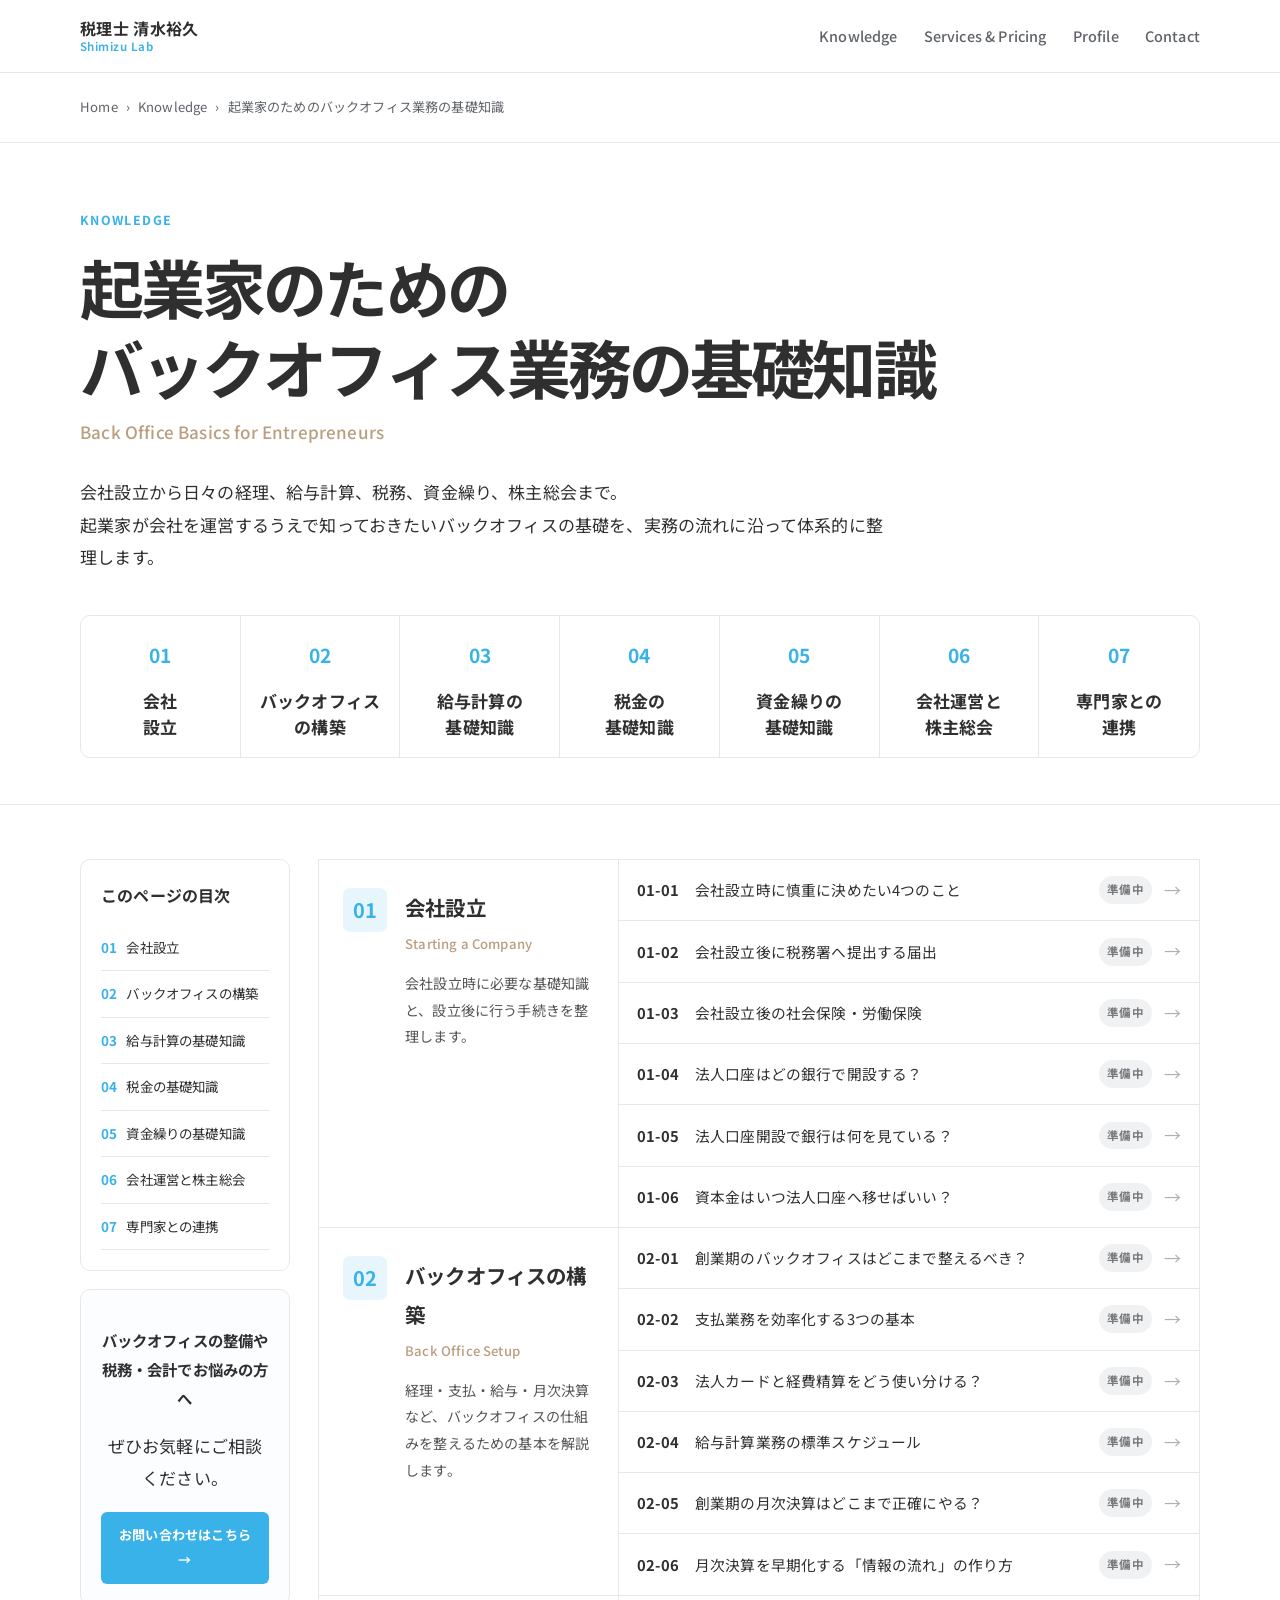
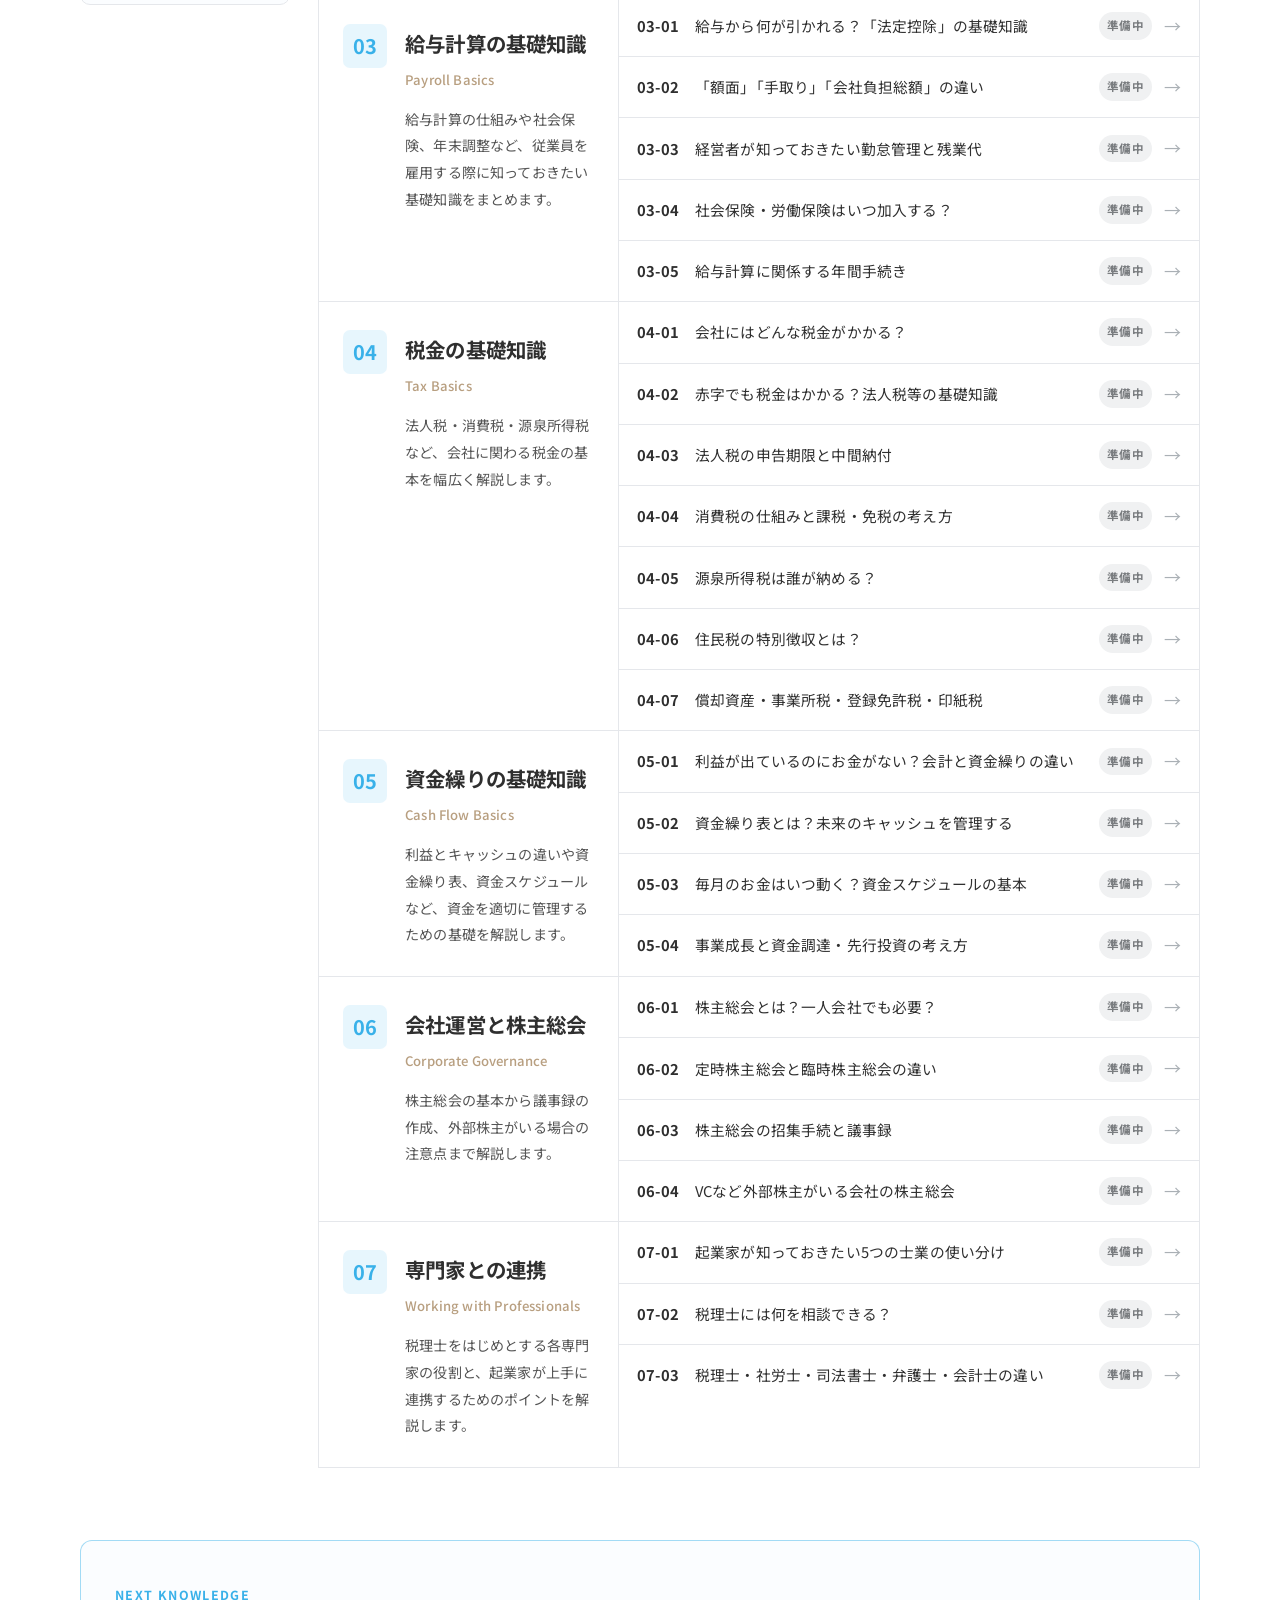
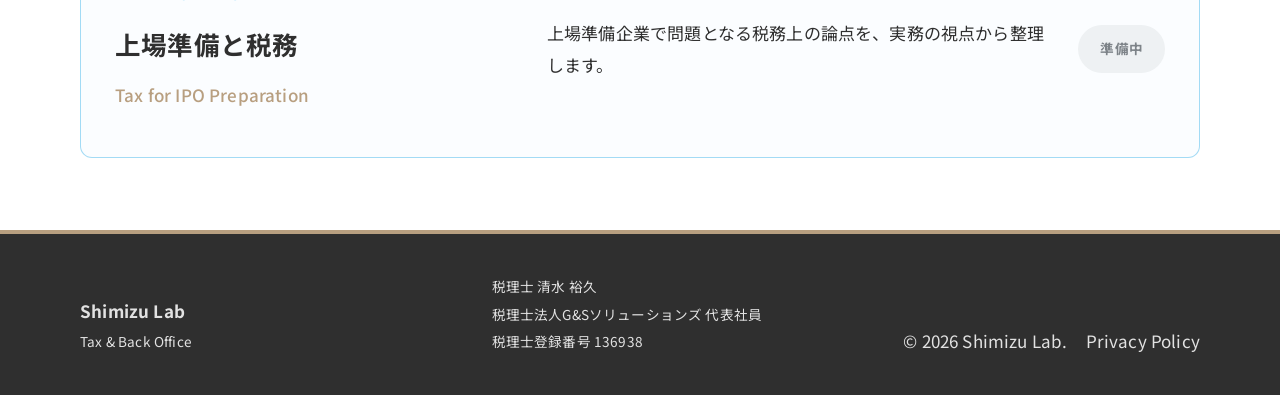
<file: knowledge/backoffice.html>
<!doctype html><html lang="ja"><head><meta charset="utf-8"><meta name="viewport" content="width=device-width, initial-scale=1">
<title>起業家のためのバックオフィス業務の基礎知識 | Shimizu Lab</title>
<meta name="description" content="会社設立から経理、給与計算、税務、資金繰り、株主総会、専門家との連携まで。起業家が知っておきたいバックオフィス業務の基礎知識を体系的に整理します。">
<link rel="canonical" href="https://shimizulab.net/knowledge/backoffice.html"><link rel="stylesheet" href="../styles.css"></head>
<body><header><div class="wrap nav"><a class="brand" href="../index.html"><span class="brand-main">税理士 清水裕久</span><span class="brand-sub">Shimizu Lab</span></a><nav><a href="../index.html#knowledge">Knowledge</a><a href="../services.html">Services &amp; Pricing</a><a href="../index.html#profile">Profile</a><a href="../index.html#contact">Contact</a></nav><button class="mobile-menu-button" type="button" aria-label="メニューを開く" aria-expanded="false" aria-controls="mobile-menu"><span>MENU</span><span class="menu-icon"><i></i><i></i><i></i></span></button><div class="mobile-menu" id="mobile-menu" hidden><a href="../index.html#knowledge">Knowledge</a><a href="../services.html">Services &amp; Pricing</a><a href="../index.html#profile">Profile</a><a href="../index.html#contact">Contact</a></div></div></header>
<main><div class="wrap breadcrumb"><a href="../index.html">Home</a><span>›</span><a href="../index.html#knowledge">Knowledge</a><span>›</span><span>起業家のためのバックオフィス業務の基礎知識</span></div>
<section class="knowledge-hub-hero"><div class="wrap"><p class="label">KNOWLEDGE</p><h1>起業家のための<br>バックオフィス業務の基礎知識</h1><p class="en">Back Office Basics for Entrepreneurs</p><p class="knowledge-hub-lead">会社設立から日々の経理、給与計算、税務、資金繰り、株主総会まで。<br>起業家が会社を運営するうえで知っておきたいバックオフィスの基礎を、実務の流れに沿って体系的に整理します。</p><div class="knowledge-jumps"><a href="#cat-01" class="knowledge-jump"><span>01</span><strong>会社<br>設立</strong></a><a href="#cat-02" class="knowledge-jump"><span>02</span><strong>バックオフィス<br>の構築</strong></a><a href="#cat-03" class="knowledge-jump"><span>03</span><strong>給与計算の<br>基礎知識</strong></a><a href="#cat-04" class="knowledge-jump"><span>04</span><strong>税金の<br>基礎知識</strong></a><a href="#cat-05" class="knowledge-jump"><span>05</span><strong>資金繰りの<br>基礎知識</strong></a><a href="#cat-06" class="knowledge-jump"><span>06</span><strong>会社運営と<br>株主総会</strong></a><a href="#cat-07" class="knowledge-jump"><span>07</span><strong>専門家との<br>連携</strong></a></div></div></section>
<section class="knowledge-index-section"><div class="wrap knowledge-index-layout"><aside class="knowledge-sidebar"><div class="knowledge-sidebar-box"><h2>このページの目次</h2><a href="#cat-01"><span>01</span>会社設立</a><a href="#cat-02"><span>02</span>バックオフィスの構築</a><a href="#cat-03"><span>03</span>給与計算の基礎知識</a><a href="#cat-04"><span>04</span>税金の基礎知識</a><a href="#cat-05"><span>05</span>資金繰りの基礎知識</a><a href="#cat-06"><span>06</span>会社運営と株主総会</a><a href="#cat-07"><span>07</span>専門家との連携</a></div><div class="knowledge-consult-box"><h3>バックオフィスの整備や<br>税務・会計でお悩みの方へ</h3><p>ぜひお気軽にご相談ください。</p><a href="../index.html#contact">お問い合わせはこちら →</a></div></aside><div class="knowledge-categories"><section class="knowledge-category" id="cat-01"><div class="knowledge-category-head"><div class="knowledge-cat-no">01</div><div><h2>会社設立</h2><p class="en">Starting a Company</p><p>会社設立時に必要な基礎知識と、設立後に行う手続きを整理します。</p></div></div><ul class="knowledge-article-list"><li class="knowledge-article-row is-coming-soon"><div class="knowledge-article-title"><span class="knowledge-article-code">01-01</span><span>会社設立時に慎重に決めたい4つのこと</span></div><div class="knowledge-article-meta"><span class="status status-coming">準備中</span><span class="knowledge-row-arrow">→</span></div></li><li class="knowledge-article-row is-coming-soon"><div class="knowledge-article-title"><span class="knowledge-article-code">01-02</span><span>会社設立後に税務署へ提出する届出</span></div><div class="knowledge-article-meta"><span class="status status-coming">準備中</span><span class="knowledge-row-arrow">→</span></div></li><li class="knowledge-article-row is-coming-soon"><div class="knowledge-article-title"><span class="knowledge-article-code">01-03</span><span>会社設立後の社会保険・労働保険</span></div><div class="knowledge-article-meta"><span class="status status-coming">準備中</span><span class="knowledge-row-arrow">→</span></div></li><li class="knowledge-article-row is-coming-soon"><div class="knowledge-article-title"><span class="knowledge-article-code">01-04</span><span>法人口座はどの銀行で開設する？</span></div><div class="knowledge-article-meta"><span class="status status-coming">準備中</span><span class="knowledge-row-arrow">→</span></div></li><li class="knowledge-article-row is-coming-soon"><div class="knowledge-article-title"><span class="knowledge-article-code">01-05</span><span>法人口座開設で銀行は何を見ている？</span></div><div class="knowledge-article-meta"><span class="status status-coming">準備中</span><span class="knowledge-row-arrow">→</span></div></li><li class="knowledge-article-row is-coming-soon"><div class="knowledge-article-title"><span class="knowledge-article-code">01-06</span><span>資本金はいつ法人口座へ移せばいい？</span></div><div class="knowledge-article-meta"><span class="status status-coming">準備中</span><span class="knowledge-row-arrow">→</span></div></li></ul></section><section class="knowledge-category" id="cat-02"><div class="knowledge-category-head"><div class="knowledge-cat-no">02</div><div><h2>バックオフィスの構築</h2><p class="en">Back Office Setup</p><p>経理・支払・給与・月次決算など、バックオフィスの仕組みを整えるための基本を解説します。</p></div></div><ul class="knowledge-article-list"><li class="knowledge-article-row is-coming-soon"><div class="knowledge-article-title"><span class="knowledge-article-code">02-01</span><span>創業期のバックオフィスはどこまで整えるべき？</span></div><div class="knowledge-article-meta"><span class="status status-coming">準備中</span><span class="knowledge-row-arrow">→</span></div></li><li class="knowledge-article-row is-coming-soon"><div class="knowledge-article-title"><span class="knowledge-article-code">02-02</span><span>支払業務を効率化する3つの基本</span></div><div class="knowledge-article-meta"><span class="status status-coming">準備中</span><span class="knowledge-row-arrow">→</span></div></li><li class="knowledge-article-row is-coming-soon"><div class="knowledge-article-title"><span class="knowledge-article-code">02-03</span><span>法人カードと経費精算をどう使い分ける？</span></div><div class="knowledge-article-meta"><span class="status status-coming">準備中</span><span class="knowledge-row-arrow">→</span></div></li><li class="knowledge-article-row is-coming-soon"><div class="knowledge-article-title"><span class="knowledge-article-code">02-04</span><span>給与計算業務の標準スケジュール</span></div><div class="knowledge-article-meta"><span class="status status-coming">準備中</span><span class="knowledge-row-arrow">→</span></div></li><li class="knowledge-article-row is-coming-soon"><div class="knowledge-article-title"><span class="knowledge-article-code">02-05</span><span>創業期の月次決算はどこまで正確にやる？</span></div><div class="knowledge-article-meta"><span class="status status-coming">準備中</span><span class="knowledge-row-arrow">→</span></div></li><li class="knowledge-article-row is-coming-soon"><div class="knowledge-article-title"><span class="knowledge-article-code">02-06</span><span>月次決算を早期化する「情報の流れ」の作り方</span></div><div class="knowledge-article-meta"><span class="status status-coming">準備中</span><span class="knowledge-row-arrow">→</span></div></li></ul></section><section class="knowledge-category" id="cat-03"><div class="knowledge-category-head"><div class="knowledge-cat-no">03</div><div><h2>給与計算の基礎知識</h2><p class="en">Payroll Basics</p><p>給与計算の仕組みや社会保険、年末調整など、従業員を雇用する際に知っておきたい基礎知識をまとめます。</p></div></div><ul class="knowledge-article-list"><li class="knowledge-article-row is-coming-soon"><div class="knowledge-article-title"><span class="knowledge-article-code">03-01</span><span>給与から何が引かれる？「法定控除」の基礎知識</span></div><div class="knowledge-article-meta"><span class="status status-coming">準備中</span><span class="knowledge-row-arrow">→</span></div></li><li class="knowledge-article-row is-coming-soon"><div class="knowledge-article-title"><span class="knowledge-article-code">03-02</span><span>「額面」「手取り」「会社負担総額」の違い</span></div><div class="knowledge-article-meta"><span class="status status-coming">準備中</span><span class="knowledge-row-arrow">→</span></div></li><li class="knowledge-article-row is-coming-soon"><div class="knowledge-article-title"><span class="knowledge-article-code">03-03</span><span>経営者が知っておきたい勤怠管理と残業代</span></div><div class="knowledge-article-meta"><span class="status status-coming">準備中</span><span class="knowledge-row-arrow">→</span></div></li><li class="knowledge-article-row is-coming-soon"><div class="knowledge-article-title"><span class="knowledge-article-code">03-04</span><span>社会保険・労働保険はいつ加入する？</span></div><div class="knowledge-article-meta"><span class="status status-coming">準備中</span><span class="knowledge-row-arrow">→</span></div></li><li class="knowledge-article-row is-coming-soon"><div class="knowledge-article-title"><span class="knowledge-article-code">03-05</span><span>給与計算に関係する年間手続き</span></div><div class="knowledge-article-meta"><span class="status status-coming">準備中</span><span class="knowledge-row-arrow">→</span></div></li></ul></section><section class="knowledge-category" id="cat-04"><div class="knowledge-category-head"><div class="knowledge-cat-no">04</div><div><h2>税金の基礎知識</h2><p class="en">Tax Basics</p><p>法人税・消費税・源泉所得税など、会社に関わる税金の基本を幅広く解説します。</p></div></div><ul class="knowledge-article-list"><li class="knowledge-article-row is-coming-soon"><div class="knowledge-article-title"><span class="knowledge-article-code">04-01</span><span>会社にはどんな税金がかかる？</span></div><div class="knowledge-article-meta"><span class="status status-coming">準備中</span><span class="knowledge-row-arrow">→</span></div></li><li class="knowledge-article-row is-coming-soon"><div class="knowledge-article-title"><span class="knowledge-article-code">04-02</span><span>赤字でも税金はかかる？法人税等の基礎知識</span></div><div class="knowledge-article-meta"><span class="status status-coming">準備中</span><span class="knowledge-row-arrow">→</span></div></li><li class="knowledge-article-row is-coming-soon"><div class="knowledge-article-title"><span class="knowledge-article-code">04-03</span><span>法人税の申告期限と中間納付</span></div><div class="knowledge-article-meta"><span class="status status-coming">準備中</span><span class="knowledge-row-arrow">→</span></div></li><li class="knowledge-article-row is-coming-soon"><div class="knowledge-article-title"><span class="knowledge-article-code">04-04</span><span>消費税の仕組みと課税・免税の考え方</span></div><div class="knowledge-article-meta"><span class="status status-coming">準備中</span><span class="knowledge-row-arrow">→</span></div></li><li class="knowledge-article-row is-coming-soon"><div class="knowledge-article-title"><span class="knowledge-article-code">04-05</span><span>源泉所得税は誰が納める？</span></div><div class="knowledge-article-meta"><span class="status status-coming">準備中</span><span class="knowledge-row-arrow">→</span></div></li><li class="knowledge-article-row is-coming-soon"><div class="knowledge-article-title"><span class="knowledge-article-code">04-06</span><span>住民税の特別徴収とは？</span></div><div class="knowledge-article-meta"><span class="status status-coming">準備中</span><span class="knowledge-row-arrow">→</span></div></li><li class="knowledge-article-row is-coming-soon"><div class="knowledge-article-title"><span class="knowledge-article-code">04-07</span><span>償却資産・事業所税・登録免許税・印紙税</span></div><div class="knowledge-article-meta"><span class="status status-coming">準備中</span><span class="knowledge-row-arrow">→</span></div></li></ul></section><section class="knowledge-category" id="cat-05"><div class="knowledge-category-head"><div class="knowledge-cat-no">05</div><div><h2>資金繰りの基礎知識</h2><p class="en">Cash Flow Basics</p><p>利益とキャッシュの違いや資金繰り表、資金スケジュールなど、資金を適切に管理するための基礎を解説します。</p></div></div><ul class="knowledge-article-list"><li class="knowledge-article-row is-coming-soon"><div class="knowledge-article-title"><span class="knowledge-article-code">05-01</span><span>利益が出ているのにお金がない？会計と資金繰りの違い</span></div><div class="knowledge-article-meta"><span class="status status-coming">準備中</span><span class="knowledge-row-arrow">→</span></div></li><li class="knowledge-article-row is-coming-soon"><div class="knowledge-article-title"><span class="knowledge-article-code">05-02</span><span>資金繰り表とは？未来のキャッシュを管理する</span></div><div class="knowledge-article-meta"><span class="status status-coming">準備中</span><span class="knowledge-row-arrow">→</span></div></li><li class="knowledge-article-row is-coming-soon"><div class="knowledge-article-title"><span class="knowledge-article-code">05-03</span><span>毎月のお金はいつ動く？資金スケジュールの基本</span></div><div class="knowledge-article-meta"><span class="status status-coming">準備中</span><span class="knowledge-row-arrow">→</span></div></li><li class="knowledge-article-row is-coming-soon"><div class="knowledge-article-title"><span class="knowledge-article-code">05-04</span><span>事業成長と資金調達・先行投資の考え方</span></div><div class="knowledge-article-meta"><span class="status status-coming">準備中</span><span class="knowledge-row-arrow">→</span></div></li></ul></section><section class="knowledge-category" id="cat-06"><div class="knowledge-category-head"><div class="knowledge-cat-no">06</div><div><h2>会社運営と株主総会</h2><p class="en">Corporate Governance</p><p>株主総会の基本から議事録の作成、外部株主がいる場合の注意点まで解説します。</p></div></div><ul class="knowledge-article-list"><li class="knowledge-article-row is-coming-soon"><div class="knowledge-article-title"><span class="knowledge-article-code">06-01</span><span>株主総会とは？一人会社でも必要？</span></div><div class="knowledge-article-meta"><span class="status status-coming">準備中</span><span class="knowledge-row-arrow">→</span></div></li><li class="knowledge-article-row is-coming-soon"><div class="knowledge-article-title"><span class="knowledge-article-code">06-02</span><span>定時株主総会と臨時株主総会の違い</span></div><div class="knowledge-article-meta"><span class="status status-coming">準備中</span><span class="knowledge-row-arrow">→</span></div></li><li class="knowledge-article-row is-coming-soon"><div class="knowledge-article-title"><span class="knowledge-article-code">06-03</span><span>株主総会の招集手続と議事録</span></div><div class="knowledge-article-meta"><span class="status status-coming">準備中</span><span class="knowledge-row-arrow">→</span></div></li><li class="knowledge-article-row is-coming-soon"><div class="knowledge-article-title"><span class="knowledge-article-code">06-04</span><span>VCなど外部株主がいる会社の株主総会</span></div><div class="knowledge-article-meta"><span class="status status-coming">準備中</span><span class="knowledge-row-arrow">→</span></div></li></ul></section><section class="knowledge-category" id="cat-07"><div class="knowledge-category-head"><div class="knowledge-cat-no">07</div><div><h2>専門家との連携</h2><p class="en">Working with Professionals</p><p>税理士をはじめとする各専門家の役割と、起業家が上手に連携するためのポイントを解説します。</p></div></div><ul class="knowledge-article-list"><li class="knowledge-article-row is-coming-soon"><div class="knowledge-article-title"><span class="knowledge-article-code">07-01</span><span>起業家が知っておきたい5つの士業の使い分け</span></div><div class="knowledge-article-meta"><span class="status status-coming">準備中</span><span class="knowledge-row-arrow">→</span></div></li><li class="knowledge-article-row is-coming-soon"><div class="knowledge-article-title"><span class="knowledge-article-code">07-02</span><span>税理士には何を相談できる？</span></div><div class="knowledge-article-meta"><span class="status status-coming">準備中</span><span class="knowledge-row-arrow">→</span></div></li><li class="knowledge-article-row is-coming-soon"><div class="knowledge-article-title"><span class="knowledge-article-code">07-03</span><span>税理士・社労士・司法書士・弁護士・会計士の違い</span></div><div class="knowledge-article-meta"><span class="status status-coming">準備中</span><span class="knowledge-row-arrow">→</span></div></li></ul></section></div></div></section>
<section class="next-knowledge"><div class="wrap"><div class="next-knowledge-box"><div><p class="label">NEXT KNOWLEDGE</p><h2>上場準備と税務</h2><p class="en">Tax for IPO Preparation</p></div><p>上場準備企業で問題となる税務上の論点を、実務の視点から整理します。</p><span class="next-knowledge-disabled">準備中</span></div></div></section></main>
<footer><div class="wrap foot"><div><b>Shimizu Lab</b><p>Tax &amp; Back Office</p></div><div><p>税理士 清水 裕久</p><p>税理士法人G&amp;Sソリューションズ 代表社員</p><p>税理士登録番号 136938</p></div><div class="footer-right">© 2026 Shimizu Lab. <a href="../privacy.html">Privacy Policy</a></div></div></footer>
<script>document.addEventListener("DOMContentLoaded",function(){const b=document.querySelector(".mobile-menu-button"),m=document.querySelector(".mobile-menu");if(!b||!m)return;function c(){m.hidden=true;b.setAttribute("aria-expanded","false")}b.addEventListener("click",function(){const o=b.getAttribute("aria-expanded")==="true";if(o)c();else{m.hidden=false;b.setAttribute("aria-expanded","true")}});m.querySelectorAll("a").forEach(a=>a.addEventListener("click",c));});</script></body></html>
</file>
<file: styles.css>
@import url('https://fonts.googleapis.com/css2?family=Noto+Sans+JP:wght@400;500;600;700&display=swap');

:root{
  --brand-blue:#39B1E9;
  --brand-gold:#B89F80;
  --text:#2F2F2F;
  --muted:#5F6368;
  --line:#E5E7EB;
  --white:#FFFFFF;
}

*{box-sizing:border-box}
html{scroll-behavior:smooth}

body{
  margin:0;
  background:var(--white);
  color:var(--text);
  font-family:"Noto Sans JP",-apple-system,BlinkMacSystemFont,"Segoe UI",Arial,sans-serif;
  font-size:17px;
  font-weight:400;
  line-height:1.9;
  letter-spacing:.01em;
  -webkit-font-smoothing:antialiased;
  text-rendering:optimizeLegibility;
}

a{color:inherit}
.wrap{width:min(1120px,calc(100% - 40px));margin:auto}

header{
  position:sticky;
  top:0;
  z-index:20;
  background:rgba(255,255,255,.97);
  border-bottom:1px solid var(--line);
  backdrop-filter:blur(12px);
}

.nav{
  min-height:72px;
  display:flex;
  align-items:center;
  justify-content:space-between;
}

.brand{
  display:flex;
  flex-direction:column;
  align-items:flex-start;
  gap:1px;
  text-decoration:none;
  line-height:1.25;
}

.nav nav{display:flex;gap:26px}
.nav nav a{
  color:var(--muted);
  text-decoration:none;
  font-size:.9rem;
  font-weight:500;
}
.nav nav a:hover{color:var(--brand-blue)}


.hero-banner{
  width:100%;
  background:var(--white);
  border-bottom:1px solid var(--line);
}

.hero-banner img{
  display:block;
  width:100%;
  height:clamp(220px,24vw,360px);
  object-fit:cover;
  object-position:center 40%;
  filter:grayscale(100%);
}

.hero-single{
  max-width:1120px;
}

.hero-single > *{
  max-width:900px;
}

.hero,.section{padding:108px 0}
.hero{padding-top:74px;padding-bottom:96px}

.intro,.profile,.office,.contact{
  display:grid;
  grid-template-columns:1.35fr .65fr;
  gap:72px;
  align-items:start;
}

.eyebrow,.label,.cards article>span{
  color:var(--brand-blue);
  font-size:.78rem;
  font-weight:700;
  letter-spacing:.11em;
}

.hero h1{
  max-width:940px;
  font-size:clamp(3.1rem,5.2vw,5.05rem);
  line-height:1.18;
  letter-spacing:-.045em;
  margin:20px 0 10px;
  font-weight:700;
  word-break:keep-all;
  overflow-wrap:normal;
}

.en{
  color:var(--brand-gold);
  font-style:normal;
  font-weight:500;
  margin:.65rem 0 1rem;
}

.lead,.intro>p{
  color:var(--muted);
  font-weight:400;
}

.link{
  display:inline-block;
  margin-top:18px;
  color:var(--brand-blue);
  font-weight:600;
  text-decoration:none;
}

.link:hover{text-decoration:underline}


.bordered{
  border-top:1px solid var(--line);
  border-bottom:1px solid var(--line);
}

.soft{background:var(--white)}

.intro{
  grid-template-columns:.95fr .75fr;
  align-items:end;
  margin-bottom:46px;
}

.intro h2,.profile h2,.office h2,.contact h2{
  font-size:clamp(2rem,3.7vw,3.35rem);
  line-height:1.3;
  letter-spacing:-.035em;
  margin:0;
  font-weight:700;
  word-break:keep-all;
}

.cards{display:grid;gap:20px}
.cards.three{grid-template-columns:repeat(3,1fr)}
.cards.two{grid-template-columns:repeat(2,1fr)}

.cards article{
  background:var(--white);
  border:1px solid var(--line);
  border-top:4px solid var(--brand-blue);
  border-radius:16px;
  padding:30px;
  box-shadow:0 2px 10px rgba(47,47,47,.035);
}


.cards h3{
  font-size:1.42rem;
  line-height:1.5;
  margin:25px 0 0;
  font-weight:700;
}

.cards p{color:#4A4A4A}
.small{font-size:.9rem}

.button{
  display:inline-block;
  margin-top:24px;
  padding:13px 19px;
  background:var(--brand-blue);
  color:#fff;
  border-radius:8px;
  text-decoration:none;
  font-weight:600;
}
.button:hover{filter:brightness(.96)}


.knowledge-section{
  background:var(--white);
}

.knowledge-intro{
  margin-bottom:34px;
}

.knowledge-list{
  border-top:1px solid var(--line);
}

.knowledge-item{
  display:grid;
  grid-template-columns:150px minmax(0,1fr) 210px;
  gap:36px;
  align-items:center;
  padding:44px 0;
  border-bottom:1px solid var(--line);
}

.knowledge-no{
  color:var(--brand-blue);
  font-size:2.6rem;
  font-weight:700;
  line-height:1;
  text-align:center;
  border-right:1px solid var(--line);
  padding:18px 24px 18px 0;
}

.knowledge-body h3{
  margin:0;
  font-size:1.65rem;
  line-height:1.45;
  font-weight:700;
}

.knowledge-body > p:not(.en){
  margin:14px 0 0;
  max-width:660px;
  color:#4A4A4A;
}

.knowledge-link{
  display:flex;
  flex-direction:column;
  align-items:center;
  justify-content:center;
  gap:12px;
  color:var(--brand-blue);
  text-decoration:none;
  font-size:.95rem;
  font-weight:600;
  text-align:center;
}

.knowledge-arrow{
  width:72px;
  height:72px;
  display:grid;
  place-items:center;
  border:1px solid rgba(57,177,233,.35);
  border-radius:50%;
  background:rgba(57,177,233,.05);
  font-size:2rem;
  font-weight:400;
  transition:transform .2s ease, background .2s ease;
}

.knowledge-link:hover .knowledge-arrow{
  transform:translateX(4px);
  background:rgba(57,177,233,.1);
}

.knowledge-all{
  display:flex;
  justify-content:center;
  padding-top:44px;
}

.knowledge-all-link{
  display:inline-flex;
  align-items:center;
  gap:18px;
  padding:14px 30px;
  border:1px solid var(--brand-blue);
  border-radius:999px;
  color:var(--brand-blue);
  text-decoration:none;
  font-weight:600;
}

.knowledge-all-link:hover{
  background:rgba(57,177,233,.06);
}



.services-section{
  background:var(--white);
}

.services-intro{
  margin-bottom:40px;
}

.service-panels{
  display:grid;
  grid-template-columns:repeat(2,minmax(0,1fr));
  gap:28px;
}

.service-panel{
  border:1px solid var(--line);
  border-radius:16px;
  background:var(--white);
  padding:34px 36px;
  box-shadow:0 2px 10px rgba(47,47,47,.035);
}

.service-head{
  display:flex;
  align-items:flex-start;
  gap:24px;
}

.service-no{
  width:72px;
  height:72px;
  flex:0 0 72px;
  display:grid;
  place-items:center;
  border:1px solid rgba(57,177,233,.25);
  border-radius:50%;
  background:rgba(57,177,233,.05);
  color:var(--brand-blue);
  font-size:1.8rem;
  font-weight:700;
}

.service-head h3{
  margin:4px 0 0;
  font-size:1.65rem;
  line-height:1.4;
  font-weight:700;
}

.service-desc{
  margin:28px 0 0;
  color:#4A4A4A;
}

.price-list{
  margin-top:28px;
  border-top:1px solid var(--line);
}

.price-row{
  padding:22px 0;
  border-bottom:1px solid var(--line);
}

.price-row:last-child{
  border-bottom:0;
  padding-bottom:0;
}

.price-label{
  margin-bottom:6px;
  font-weight:600;
}

.price-value{
  display:flex;
  align-items:baseline;
  gap:12px;
  flex-wrap:wrap;
}

.price-value strong{
  color:var(--brand-blue);
  font-size:2.2rem;
  line-height:1.2;
  font-weight:700;
}

.price-value span{
  color:var(--text);
  font-size:1rem;
}

.services-all{
  display:flex;
  flex-direction:column;
  align-items:center;
  gap:12px;
  margin-top:44px;
  text-align:center;
}

.services-all-link{
  display:inline-flex;
  align-items:center;
  gap:18px;
  padding:14px 30px;
  border:1px solid var(--brand-blue);
  border-radius:999px;
  color:var(--brand-blue);
  text-decoration:none;
  font-weight:600;
}

.services-all-link:hover{
  background:rgba(57,177,233,.06);
}

.services-all p{
  margin:0;
  color:var(--muted);
  font-size:.88rem;
}

.profile{grid-template-columns:.72fr 1.28fr}
.profile img{
  width:100%;
  border-radius:20px;
  background:#fff;
}

.name{
  padding:26px 0;
  border-top:1px solid var(--line);
  border-bottom:1px solid var(--line);
  margin-top:24px;
}

.name h3{font-size:2rem;margin:0;font-weight:700}
.catch{font-size:1.5rem;line-height:1.55;margin-top:32px;font-weight:700}
.profile p{color:#444}

.career{
  margin-top:72px;
  border-top:1px solid var(--line);
  padding-top:28px;
}

.row{
  display:grid;
  grid-template-columns:190px 1fr;
  gap:28px;
  padding:22px 0;
  border-bottom:1px solid var(--line);
}

.row b{color:var(--brand-gold);font-weight:600}
.row em{display:block;color:var(--muted);font-style:normal}
.row p{margin:.4rem 0;color:#4A4A4A}

.office dl{
  display:grid;
  grid-template-columns:110px 1fr;
  margin-top:34px;
}

.office dt,.office dd{
  padding:14px 0;
  border-top:1px solid var(--line);
  margin:0;
}

.office dt{color:var(--muted);font-weight:500}

.map{
  min-height:400px;
  display:grid;
  place-items:center;
  text-align:center;
  border:1px solid var(--line);
  border-radius:20px;
  background:#fff;
  color:var(--brand-blue);
  font-weight:700;
  letter-spacing:.12em;
}

.map small{
  display:block;
  color:var(--muted);
  font-weight:400;
  letter-spacing:0;
}

.dark{
  background:#2F2F2F;
  color:#fff;
}

.pale{color:#D8D8D8}

.contact form{display:grid;gap:17px}
.contact label{display:grid;gap:6px;font-weight:600}
.contact input,.contact textarea{
  width:100%;
  padding:13px 14px;
  border:1px solid #5A5A5A;
  border-radius:8px;
  background:#3A3A3A;
  color:#fff;
  font-family:inherit;
  font-size:1rem;
}

.contact .check{
  display:flex;
  align-items:center;
  gap:8px;
  font-size:.9rem;
}

.contact .check input{width:auto}

.contact button{
  padding:14px;
  border:0;
  border-radius:8px;
  background:var(--brand-blue);
  color:#fff;
  font-weight:700;
  font-family:inherit;
}

.note{font-size:.78rem;color:#C7C7C7}

footer{
  background:#2F2F2F;
  color:#E2E2E2;
  border-top:4px solid var(--brand-gold);
  padding:38px 0;
}

.foot{
  display:grid;
  grid-template-columns:1fr 1fr auto;
  gap:30px;
  align-items:end;
}

.foot p{margin:2px 0;font-size:.85rem}

@media(max-width:900px){

  .contact-layout{
    grid-template-columns:1fr;
    gap:38px;
  }
  .contact-copy{
    padding-right:0;
    padding-bottom:34px;
    border-right:0;
    border-bottom:1px solid var(--line);
  }

  .profile-main{
    grid-template-columns:1fr;
  }
  .profile-photo-wrap{
    max-width:430px;
  }
  .office-grid{
    grid-template-columns:1fr;
  }

  .service-panels{
    grid-template-columns:1fr;
  }

  .knowledge-item{
    grid-template-columns:90px 1fr;
    gap:24px;
  }
  .knowledge-link{
    grid-column:2;
    flex-direction:row;
    justify-content:flex-start;
  }
  .knowledge-arrow{
    width:52px;
    height:52px;
    font-size:1.5rem;
  }
  .nav nav{display:none}
  .intro,.profile,.office,.contact,.foot,.cards.three,.cards.two{grid-template-columns:1fr}
  .intro{gap:18px}
  .profile img{max-width:520px}
  .row{grid-template-columns:1fr;gap:4px}
}

@media(max-width:600px){

  .form-grid{
    grid-template-columns:1fr;
  }
  .form-full{
    grid-column:auto;
  }
  .contact-info-card{
    grid-template-columns:48px 1fr;
    padding:20px;
  }
  .office-map-frame,
  .office-map-frame iframe{min-height:240px;}

  .career-list{
    margin-left:8px;
  }
  .career-item{
    grid-template-columns:1fr;
    gap:5px;
    padding-left:30px;
  }
  .profile-name-row h3{
    font-size:1.7rem;
  }

  .service-panel{
    padding:26px 24px;
  }
  .service-head{
    gap:16px;
  }
  .service-no{
    width:58px;
    height:58px;
    flex-basis:58px;
    font-size:1.4rem;
  }
  .service-head h3{
    font-size:1.4rem;
  }
  .price-value strong{
    font-size:1.8rem;
  }

  .knowledge-item{
    grid-template-columns:1fr;
    gap:14px;
    padding:34px 0;
  }
  .knowledge-no{
    text-align:left;
    border-right:0;
    padding:0;
    font-size:2rem;
  }
  .knowledge-link{
    grid-column:auto;
  }
  .knowledge-body h3{
    font-size:1.4rem;
  }

  .hero-banner img{
    height:190px;
  }
  body{font-size:16px}
  .wrap{width:calc(100% - 28px)}
  .hero,.section{padding:76px 0}
  .hero h1{font-size:2.55rem;line-height:1.28}
  .cards article{padding:24px}
  .office dl{grid-template-columns:1fr}
  .office dt{padding-bottom:0}
  .office dd{border-top:0;padding-top:2px}
}

.brand-main{
  color:var(--text);
  font-size:1rem;
  font-weight:700;
  letter-spacing:.02em;
}
.brand-sub{
  color:var(--brand-blue);
  font-size:.72rem;
  font-weight:600;
  letter-spacing:.04em;
}


.profile-section{
  background:var(--white);
}

.profile-title{
  margin-bottom:36px;
}

.profile-title h2{
  margin:0;
  font-size:clamp(2rem,4vw,3.4rem);
  line-height:1.35;
  letter-spacing:-.03em;
}

.profile-main{
  display:grid;
  grid-template-columns:minmax(280px,.72fr) minmax(0,1.28fr);
  gap:54px;
  align-items:start;
}

.profile-photo-wrap{
  overflow:hidden;
  border-radius:12px;
  background:#f7f7f7;
}

.profile-photo{
  display:block;
  width:100%;
  height:auto;
}

.profile-name-row{
  display:flex;
  align-items:baseline;
  gap:18px;
  flex-wrap:wrap;
}

.profile-name-row h3{
  margin:0;
  font-size:2rem;
  line-height:1.3;
}

.profile-name-row span{
  color:var(--brand-gold);
  font-weight:600;
}

.profile-license{
  margin:8px 0 22px;
  color:var(--brand-blue);
  font-weight:700;
}

.profile-copy > p:not(.profile-license){
  margin:0 0 18px;
  color:#424242;
}

.profile-subsection{
  margin-top:58px;
}

.profile-subtitle{
  display:flex;
  align-items:center;
  gap:8px;
  margin:0 0 22px;
  color:var(--brand-gold);
  font-size:1.35rem;
  font-weight:700;
}

.profile-subtitle::after{
  content:"";
  height:1px;
  flex:1;
  margin-left:10px;
  background:var(--line);
}

.profile-subtitle span{
  color:var(--brand-gold);
  font-size:.95rem;
  font-weight:600;
}

.career-list{
  position:relative;
  margin-left:28px;
  border-left:1px solid rgba(57,177,233,.65);
}

.career-item{
  position:relative;
  display:grid;
  grid-template-columns:130px 1fr;
  gap:28px;
  padding:0 0 24px 46px;
  border-bottom:1px solid var(--line);
  margin-bottom:24px;
}

.career-item:last-child{
  margin-bottom:0;
}

.career-item::before{
  content:"";
  position:absolute;
  left:-6px;
  top:7px;
  width:11px;
  height:11px;
  border-radius:50%;
  background:var(--brand-blue);
}

.career-date{
  color:var(--brand-blue);
  font-weight:700;
}

.career-item h4{
  margin:0;
  font-size:1rem;
  line-height:1.55;
}

.career-item p{
  margin:4px 0 0;
  color:#555;
  font-size:.93rem;
}

.office-grid{
  display:grid;
  grid-template-columns:.95fr 1.05fr;
  gap:44px;
  align-items:stretch;
}

.office-info h4{
  margin:0 0 20px;
  font-size:1.2rem;
}

.office-info p{
  margin:0 0 18px;
}

.office-map-placeholder{
  min-height:250px;
  display:grid;
  place-items:center;
  border:1px solid var(--line);
  border-radius:12px;
  background:
    linear-gradient(90deg, transparent 49%, rgba(57,177,233,.08) 50%, transparent 51%),
    linear-gradient(0deg, transparent 49%, rgba(57,177,233,.08) 50%, transparent 51%),
    #fafafa;
  background-size:52px 52px;
  text-align:center;
}

.office-map-placeholder > div{
  padding:22px 28px;
  border-radius:10px;
  background:rgba(255,255,255,.92);
  box-shadow:0 4px 18px rgba(47,47,47,.07);
}

.map-pin{
  display:block;
  margin-bottom:8px;
  color:var(--brand-blue);
  font-size:1.6rem;
}

.office-map-placeholder p{
  margin:5px 0 0;
  color:var(--muted);
  font-size:.9rem;
}


.office-map-frame{
  min-height:300px;
  overflow:hidden;
  border:1px solid var(--line);
  border-radius:12px;
  background:#fafafa;
}

.office-map-frame iframe{
  display:block;
  width:100%;
  height:100%;
  min-height:300px;
  border:0;
}


.contact-section{
  background:var(--white);
  color:var(--text);
  border-top:1px solid var(--line);
}

.contact-layout{
  display:grid;
  grid-template-columns:minmax(0,.78fr) minmax(0,1.22fr);
  gap:58px;
  align-items:start;
}

.contact-copy{
  padding-right:42px;
  border-right:1px solid var(--line);
}

.contact-copy h2{
  margin:0;
  font-size:clamp(2.2rem,4vw,3.5rem);
  line-height:1.3;
  letter-spacing:-.035em;
  font-weight:700;
}

.contact-intro{
  margin:30px 0 0;
  max-width:470px;
  color:#424242;
}

.contact-info-card{
  display:grid;
  grid-template-columns:56px 1fr;
  gap:18px 20px;
  margin-top:38px;
  padding:24px 26px;
  border-radius:12px;
  background:rgba(57,177,233,.07);
}

.contact-mail-icon{
  width:48px;
  height:48px;
  display:grid;
  place-items:center;
  border-radius:50%;
  background:var(--brand-blue);
  color:#fff;
  font-size:1.25rem;
}

.contact-info-label{
  margin-bottom:3px;
  font-weight:700;
}

.contact-info-card a{
  color:#0d63cf;
  text-decoration:none;
  font-size:1.05rem;
  font-weight:700;
}

.contact-info-card a:hover{
  text-decoration:underline;
}

.contact-response{
  grid-column:1 / -1;
  padding-top:18px;
  border-top:1px solid rgba(57,177,233,.18);
  color:#424242;
  font-size:.92rem;
}

.contact-form{
  display:block;
}

.form-grid{
  display:grid;
  grid-template-columns:repeat(2,minmax(0,1fr));
  gap:24px 20px;
}

.contact-form label{
  display:block;
  font-weight:600;
}

.contact-form label > span{
  display:block;
  margin-bottom:8px;
}

.contact-form small{
  color:var(--muted);
  font-weight:500;
}

.contact-form input[type="text"],
.contact-form input[type="email"],
.contact-form input[type="tel"],
.contact-form textarea{
  width:100%;
  padding:14px 15px;
  border:1px solid #d6dbe1;
  border-radius:6px;
  background:#fff;
  color:var(--text);
  font:inherit;
  font-size:.98rem;
  outline:none;
  transition:border-color .2s ease, box-shadow .2s ease;
}

.contact-form input:focus,
.contact-form textarea:focus{
  border-color:var(--brand-blue);
  box-shadow:0 0 0 3px rgba(57,177,233,.10);
}

.contact-form textarea{
  resize:vertical;
  min-height:170px;
}

.form-full{
  grid-column:1 / -1;
}

.privacy-consent{
  display:flex !important;
  align-items:flex-start;
  gap:10px;
  margin-top:22px;
  font-weight:500 !important;
}

.privacy-consent input{
  width:18px;
  height:18px;
  margin-top:4px;
}

.privacy-consent > span{
  margin:0 !important;
}

.privacy-consent a{
  color:#0d63cf;
}

.contact-submit{
  width:100%;
  margin-top:22px;
  padding:15px 18px;
  border:0;
  border-radius:6px;
  background:var(--brand-blue);
  color:#fff;
  font:inherit;
  font-size:1rem;
  font-weight:700;
  cursor:pointer;
}

.contact-submit span{
  margin-left:14px;
}

.contact-submit:hover{
  filter:brightness(.96);
}

.contact-privacy-note{
  margin:12px 0 0;
  color:var(--muted);
  font-size:.82rem;
}

.form-setup-note code{
  font-family:Consolas,Monaco,monospace;
}

.contact-bottom-note{
  margin:38px 0 0;
  text-align:center;
  color:#4d4d4d;
  font-size:.9rem;
}


.footer-right a{
  margin-left:14px;
  color:inherit;
  text-decoration:none;
}

.footer-right a:hover{
  color:var(--brand-blue);
}

.privacy-section{
  background:var(--white);
}

.privacy-wrap{
  max-width:920px;
}

.privacy-wrap h1{
  margin:0;
  font-size:clamp(2.4rem,5vw,4.3rem);
  line-height:1.25;
  letter-spacing:-.04em;
  font-weight:700;
}

.privacy-content{
  margin-top:46px;
  color:#404040;
}

.privacy-content > p:first-child{
  font-size:1.02rem;
}

.privacy-content section{
  padding:28px 0;
  border-top:1px solid var(--line);
}

.privacy-content h2{
  margin:0 0 14px;
  font-size:1.3rem;
  line-height:1.5;
}

.privacy-content p{
  margin:0;
}

.privacy-content ul{
  margin:10px 0 0;
  padding-left:1.4em;
}

.privacy-content li{
  margin:6px 0;
}

.privacy-content a{
  color:var(--brand-blue);
}

.privacy-back{
  margin-top:38px;
}

.privacy-back a{
  color:var(--brand-blue);
  text-decoration:none;
  font-weight:600;
}

.privacy-back a:hover{
  text-decoration:underline;
}


/* =========================================================
   Final mobile layout fixes
   Added after all desktop rules so these overrides win
   ========================================================= */

@media (max-width: 900px) {
  html,
  body {
    overflow-x: hidden;
  }

  .nav nav {
    display: none;
  }

  /* HERO */
  .hero-banner {
    width: 100vw;
    max-width: none;
  }

  .hero-banner img {
    display: block;
    width: 100vw;
    max-width: none;
    height: 220px;
    object-fit: cover;
    object-position: center 40%;
  }

  .hero-single {
    max-width: none;
  }

  /* EXPERTISE / common section introductions */
  .intro,
  .knowledge-intro,
  .services-intro {
    display: grid;
    grid-template-columns: 1fr;
    gap: 18px;
    align-items: start;
  }

  .intro > p {
    margin-top: 0;
  }

  .cards.three,
  .cards.two,
  .service-panels {
    grid-template-columns: 1fr;
  }

  /* PROFILE */
  .profile-main {
    display: block;
    width: 100%;
  }

  .profile-photo-wrap {
    width: 100%;
    max-width: 430px;
    margin: 0 0 28px;
  }

  .profile-photo {
    width: 100%;
    max-width: none;
    height: auto;
  }

  .profile-copy {
    width: 100%;
    min-width: 0;
  }

  .profile-name-row {
    display: flex;
    flex-wrap: wrap;
    gap: 6px 14px;
    align-items: baseline;
  }

  .profile-name-row h3,
  .profile-name-row span,
  .profile-license,
  .profile-copy p {
    writing-mode: horizontal-tb;
    word-break: normal;
    overflow-wrap: break-word;
  }

  /* Career */
  .career-list {
    width: auto;
  }

  .career-item {
    min-width: 0;
  }

  /* OFFICE */
  .office-grid {
    display: grid;
    grid-template-columns: 1fr;
    gap: 28px;
  }

  .office-info {
    width: 100%;
    min-width: 0;
  }

  .office-map-frame {
    width: 100%;
    min-height: 300px;
  }

  .office-map-frame iframe {
    width: 100%;
    min-height: 300px;
  }

  /* CONTACT */
  .contact-layout {
    display: grid;
    grid-template-columns: 1fr;
    gap: 36px;
  }

  .contact-copy {
    width: 100%;
    min-width: 0;
    padding-right: 0;
    padding-bottom: 30px;
    border-right: 0;
    border-bottom: 1px solid var(--line);
  }

  .contact-copy h2,
  .contact-intro {
    max-width: none;
    writing-mode: horizontal-tb;
  }

  .contact-form {
    width: 100%;
    min-width: 0;
  }

  .form-grid {
    grid-template-columns: 1fr;
  }

  .form-full {
    grid-column: auto;
  }

  .contact-form input[type="text"],
  .contact-form input[type="email"],
  .contact-form input[type="tel"],
  .contact-form textarea,
  .contact-submit {
    width: 100%;
    min-width: 0;
  }

  .contact-info-card {
    width: 100%;
  }

  /* Footer */
  footer {
    width: 100%;
  }

  .foot {
    grid-template-columns: 1fr;
    align-items: start;
  }
}

@media (max-width: 600px) {
  body {
    font-size: 16px;
  }

  .wrap {
    width: calc(100% - 28px);
  }

  .hero-banner img {
    height: 190px;
    object-position: center 38%;
  }

  .hero {
    padding-top: 62px;
    padding-bottom: 72px;
  }

  .section {
    padding: 68px 0;
  }

  .hero h1 {
    font-size: 2.35rem;
    line-height: 1.3;
  }

  .intro {
    margin-bottom: 30px;
  }

  .cards article {
    padding: 24px;
  }

  /* PROFILE */
  .profile-title {
    margin-bottom: 28px;
  }

  .profile-title h2 {
    font-size: 2rem;
  }

  .profile-photo-wrap {
    max-width: 100%;
    margin-bottom: 24px;
  }

  .profile-name-row {
    display: block;
  }

  .profile-name-row h3 {
    margin-bottom: 3px;
    font-size: 1.7rem;
  }

  .profile-name-row span {
    display: block;
  }

  .profile-license {
    margin-top: 8px;
  }

  .profile-copy > p:not(.profile-license) {
    margin-bottom: 16px;
  }

  .career-list {
    margin-left: 8px;
  }

  .career-item {
    grid-template-columns: 1fr;
    gap: 4px;
    padding-left: 30px;
  }

  /* OFFICE */
  .office-grid {
    gap: 24px;
  }

  .office-map-frame,
  .office-map-frame iframe {
    min-height: 260px;
  }

  /* CONTACT */
  .contact-copy h2 {
    font-size: 2rem;
    line-height: 1.35;
  }

  .contact-info-card {
    grid-template-columns: 48px minmax(0, 1fr);
    padding: 20px;
  }

  .contact-info-card a {
    overflow-wrap: anywhere;
  }

  .form-grid {
    gap: 20px;
  }

  .privacy-consent {
    align-items: flex-start;
  }

  .contact-bottom-note {
    margin-top: 30px;
  }

  /* Privacy page */
  .privacy-wrap h1 {
    font-size: 2.25rem;
  }
}


/* Mobile heading wrap fix */
.mobile-break{
  display:none;
}

@media (max-width: 600px){
  .mobile-break{
    display:inline;
  }

  .hero h1,
  .profile-title h2,
  .contact-copy h2,
  .intro h2{
    max-width:100%;
    word-break:normal;
    overflow-wrap:anywhere;
  }

  .hero h1{
    font-size:2.2rem;
    line-height:1.32;
    letter-spacing:-.035em;
  }
}


/* PROFILE mobile heading break */
.profile-mobile-break{
  display:none;
}

@media (max-width:600px){
  .profile-mobile-break{
    display:inline;
  }

  .profile-title h2{
    font-size:1.9rem;
    line-height:1.38;
    letter-spacing:-.03em;
  }
}


/* =========================================================
   Mobile navigation
   ========================================================= */

.mobile-menu-button,
.mobile-menu{
  display:none;
}

@media (max-width:900px){
  .nav{
    position:relative;
  }

  .mobile-menu-button{
    display:inline-flex;
    align-items:center;
    gap:10px;
    border:0;
    background:transparent;
    color:var(--text);
    padding:8px 0 8px 12px;
    font:inherit;
    font-size:.78rem;
    font-weight:700;
    letter-spacing:.08em;
    cursor:pointer;
  }

  .menu-icon{
    width:22px;
    display:flex;
    flex-direction:column;
    gap:4px;
  }

  .menu-icon i{
    display:block;
    width:100%;
    height:2px;
    background:var(--brand-blue);
    border-radius:999px;
    transition:transform .2s ease, opacity .2s ease;
  }

  .mobile-menu-button[aria-expanded="true"] .menu-icon i:nth-child(1){
    transform:translateY(6px) rotate(45deg);
  }

  .mobile-menu-button[aria-expanded="true"] .menu-icon i:nth-child(2){
    opacity:0;
  }

  .mobile-menu-button[aria-expanded="true"] .menu-icon i:nth-child(3){
    transform:translateY(-6px) rotate(-45deg);
  }

  .mobile-menu{
    position:absolute;
    top:100%;
    left:0;
    right:0;
    z-index:50;
    padding:8px 14px 14px;
    background:#fff;
    border-top:1px solid var(--line);
    border-bottom:1px solid var(--line);
    box-shadow:0 10px 24px rgba(47,47,47,.07);
  }

  .mobile-menu:not([hidden]){
    display:grid;
  }

  .mobile-menu a{
    padding:14px 8px;
    border-bottom:1px solid var(--line);
    color:var(--text);
    text-decoration:none;
    font-size:1rem;
    font-weight:600;
  }

  .mobile-menu a:last-child{
    border-bottom:0;
  }

  .mobile-menu a:hover,
  .mobile-menu a:focus{
    color:var(--brand-blue);
  }
}

@media (max-width:600px){
  .mobile-menu-button{
    font-size:.72rem;
  }

  .mobile-menu{
    padding-left:14px;
    padding-right:14px;
  }
}


/* =========================================================
   Mobile fixed header
   ========================================================= */

@media (max-width:900px){
  header{
    position:fixed;
    top:0;
    left:0;
    right:0;
    width:100%;
    z-index:1000;
  }

  body{
    padding-top:72px;
  }

  .nav{
    min-height:72px;
  }

  .mobile-menu{
    position:absolute;
    top:100%;
    left:0;
    right:0;
    z-index:1001;
  }

  section[id]{
    scroll-margin-top:88px;
  }
}

@media (max-width:600px){
  body{
    padding-top:72px;
  }
}

.breadcrumb{display:flex;flex-wrap:wrap;gap:8px;padding:22px 0;color:var(--muted);font-size:.82rem}.breadcrumb a{color:var(--muted);text-decoration:none}.knowledge-hub-hero{padding:54px 0 46px;border-top:1px solid var(--line);border-bottom:1px solid var(--line);background:#fff}.knowledge-hub-hero h1{margin:0;font-size:clamp(2.5rem,5vw,4.6rem);line-height:1.25;letter-spacing:-.045em}.knowledge-hub-lead{margin:28px 0 0;max-width:820px}.knowledge-jumps{display:grid;grid-template-columns:repeat(7,1fr);margin-top:42px;border:1px solid var(--line);border-radius:10px;overflow:hidden}.knowledge-jump{min-height:126px;display:flex;flex-direction:column;align-items:center;justify-content:center;gap:10px;padding:18px 12px;border-right:1px solid var(--line);color:var(--text);text-decoration:none;text-align:center}.knowledge-jump:last-child{border-right:0}.knowledge-jump span{color:var(--brand-blue);font-size:1.2rem;font-weight:700}.knowledge-index-section{padding:54px 0 72px;background:#fff}.knowledge-index-layout{display:grid;grid-template-columns:210px minmax(0,1fr);gap:28px;align-items:start}.knowledge-sidebar{position:sticky;top:100px}.knowledge-sidebar-box,.knowledge-consult-box{border:1px solid var(--line);border-radius:10px;padding:20px;background:#fff}.knowledge-sidebar-box h2{margin:0 0 14px;font-size:1rem}.knowledge-sidebar-box a{display:flex;gap:9px;padding:10px 0;border-bottom:1px solid var(--line);color:var(--text);text-decoration:none;font-size:.84rem}.knowledge-sidebar-box a span{color:var(--brand-blue);font-weight:700}.knowledge-consult-box{margin-top:18px;text-align:center;background:#fbfdff}.knowledge-consult-box h3{font-size:.96rem}.knowledge-consult-box a{display:block;padding:11px;background:var(--brand-blue);color:#fff;text-decoration:none;border-radius:6px;font-size:.82rem;font-weight:700}.knowledge-categories{border-top:1px solid var(--line)}.knowledge-category{display:grid;grid-template-columns:300px minmax(0,1fr);border:1px solid var(--line);border-top:0;scroll-margin-top:100px}.knowledge-category-head{display:flex;gap:18px;padding:28px 24px;border-right:1px solid var(--line)}.knowledge-cat-no{width:44px;height:44px;flex:0 0 44px;display:grid;place-items:center;border-radius:7px;background:rgba(57,177,233,.12);color:var(--brand-blue);font-size:1.25rem;font-weight:700}.knowledge-category-head h2{margin:0;font-size:1.28rem}.knowledge-category-head .en{margin:5px 0 13px;font-size:.82rem}.knowledge-category-head p:last-child{margin:0;color:#555;font-size:.88rem}.knowledge-article-list{list-style:none;margin:0;padding:0}.knowledge-article-row{min-height:58px;display:flex;justify-content:space-between;gap:18px;align-items:center;padding:14px 18px;border-bottom:1px solid var(--line)}.knowledge-article-row:last-child{border-bottom:0}.knowledge-article-title{display:flex;gap:16px;font-size:.92rem}.knowledge-article-code{font-weight:700}.knowledge-article-meta{display:flex;gap:12px;align-items:center}.status{padding:3px 8px;border-radius:999px;font-size:.72rem;font-weight:700}.status-coming{background:#f0f1f2;color:#7a7d80}.knowledge-row-arrow{color:#aab0b5}.next-knowledge{padding:0 0 72px;background:#fff}.next-knowledge-box{display:grid;grid-template-columns:1fr 1.25fr auto;gap:34px;align-items:center;padding:30px 34px;border:1px solid rgba(57,177,233,.45);border-radius:12px;background:#fbfdff}.next-knowledge-box h2{margin:0}.next-knowledge-disabled{padding:11px 22px;border-radius:999px;background:#eef1f3;color:#7d8388;font-size:.85rem;font-weight:700}
@media(max-width:1000px){.knowledge-jumps{grid-template-columns:repeat(4,1fr)}.knowledge-index-layout{grid-template-columns:1fr}.knowledge-sidebar{position:static}.knowledge-sidebar-box{display:none}}
@media(max-width:900px){.knowledge-category{grid-template-columns:1fr}.knowledge-category-head{border-right:0;border-bottom:1px solid var(--line)}.next-knowledge-box{grid-template-columns:1fr}}
@media(max-width:600px){.knowledge-hub-hero h1{font-size:2.1rem}.knowledge-hub-lead br{display:none}.knowledge-jumps{grid-template-columns:repeat(2,1fr)}.knowledge-jump{min-height:105px}.knowledge-category-head{padding:24px 20px}.knowledge-article-row{align-items:flex-start;padding:16px 14px}.knowledge-article-title{gap:10px;font-size:.9rem}.knowledge-row-arrow{display:none}.status{white-space:nowrap}.next-knowledge-box{padding:24px 20px}}


/* Knowledge category menu alignment refinement */
.knowledge-jump{
  justify-content:flex-start;
  padding-top:24px;
}
.knowledge-jump span{
  display:block;
  height:30px;
  line-height:30px;
  margin-bottom:8px;
}
.knowledge-jump strong{
  display:flex;
  align-items:flex-start;
  justify-content:center;
  min-height:3em;
  line-height:1.5;
}

/* Services & Pricing detail */
nav a[aria-current="page"]{color:var(--brand-blue)}.sp-hero,.sp-section,.sp-contract{background:#fff}.sp-hero{padding:58px 0 72px;border-top:1px solid var(--line);border-bottom:1px solid var(--line)}.sp-hero h1{margin:0;font-size:clamp(2.6rem,5vw,4.5rem);line-height:1.25;letter-spacing:-.045em}.sp-lead{margin-top:30px;max-width:860px}.sp-lead p{margin:0 0 10px}.sp-section{padding:78px 0;border-bottom:1px solid var(--line)}.sp-wrap{max-width:1120px}.sp-heading{display:flex;gap:18px;align-items:flex-start}.sp-heading>span{width:52px;height:52px;display:grid;place-items:center;border-radius:5px;background:var(--brand-blue);color:#fff;font-size:1.35rem;font-weight:700}.sp-heading h2{margin:0;font-size:2rem}.sp-heading .en{margin:4px 0 0}.sp-copy{margin:28px 0 48px 70px;max-width:840px}.sp-copy p{margin:0 0 10px}.sp-em{color:#0876c8;font-weight:700}.sp-block{margin-top:42px}.sp-option{margin-top:58px;padding-top:48px;border-top:1px solid var(--line)}.sp-block h3{margin:0 0 16px;font-size:1.22rem}.sp-table{border-top:1px solid var(--line);border-left:1px solid var(--line)}.sp-table>div{display:grid;grid-template-columns:minmax(260px,.9fr) minmax(0,1.1fr)}.sp-table>div>*{padding:17px 20px;border-right:1px solid var(--line);border-bottom:1px solid var(--line)}.sp-table strong{font-size:1.08em}.sp-note{margin:12px 0 0;color:#666;font-size:.78rem}.sp-table3>div{grid-template-columns:minmax(210px,.75fr) minmax(320px,1.35fr) minmax(270px,.95fr)}.sp-table3 .head{font-weight:700}.sp-table3 p{margin:0}.sp-table3 small{display:block;margin-top:4px;color:var(--muted);font-size:.78rem;line-height:1.5}.sp-contract{padding:76px 0 54px}.sp-contract-grid{display:grid;grid-template-columns:1fr 1fr;gap:42px}.sp-contract-grid h2{margin:0 0 24px;font-size:1.75rem}.sp-contract-grid p{margin:0 0 12px}.sp-box{margin-top:26px!important;padding:18px 20px;border:1px solid rgba(57,177,233,.35);color:#0876c8;font-weight:700}.sp-contact{padding:34px;border:1px solid var(--line);border-radius:10px}.sp-contact a{display:block;margin-top:28px;padding:15px 20px;border-radius:5px;background:var(--brand-blue);color:#fff;text-align:center;text-decoration:none;font-weight:700}.sp-footnotes{margin-top:42px;padding-top:24px;border-top:1px solid var(--line);color:#666;font-size:.78rem}.sp-footnotes p{margin:3px 0}@media(max-width:900px){.sp-copy{margin-left:0}.sp-table3>div{grid-template-columns:1fr}.sp-table3 .head{display:none}.sp-table3>div>*{border-bottom:0}.sp-table3>div{border-bottom:1px solid var(--line)}.sp-contract-grid{grid-template-columns:1fr}}@media(max-width:600px){.sp-hero{padding:42px 0 54px}.sp-hero h1{font-size:2.15rem}.sp-section{padding:58px 0}.sp-heading h2{font-size:1.7rem}.sp-copy{margin-top:24px;margin-bottom:36px}.sp-table>div{grid-template-columns:1fr}.sp-table>div>*{padding:10px 14px}.sp-table>div b{padding-bottom:3px;border-bottom:0}.sp-table>div span{padding-top:3px}.sp-contract{padding:58px 0 40px}.sp-contact{padding:26px 22px}}
</file>
